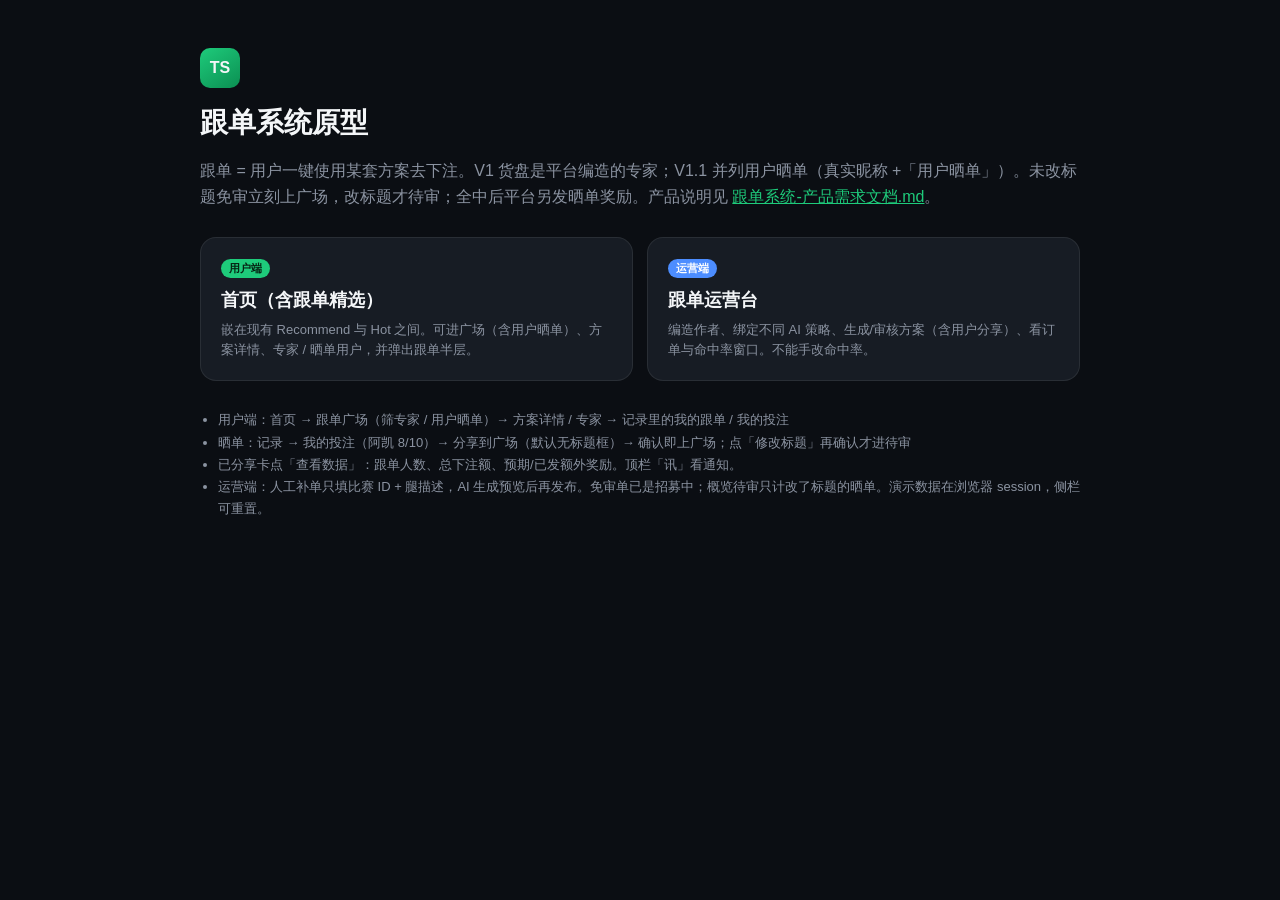
<file: index.html>
<!DOCTYPE html>
<html lang="zh-CN">
<head>
  <meta charset="UTF-8">
  <meta http-equiv="refresh" content="0; url=prototype/index.html">
  <link rel="canonical" href="prototype/index.html">
  <title>跟单系统原型</title>
  <script>location.replace("prototype/index.html");</script>
</head>
<body>
  <p><a href="prototype/index.html">进入跟单系统原型</a></p>
</body>
</html>
</file>
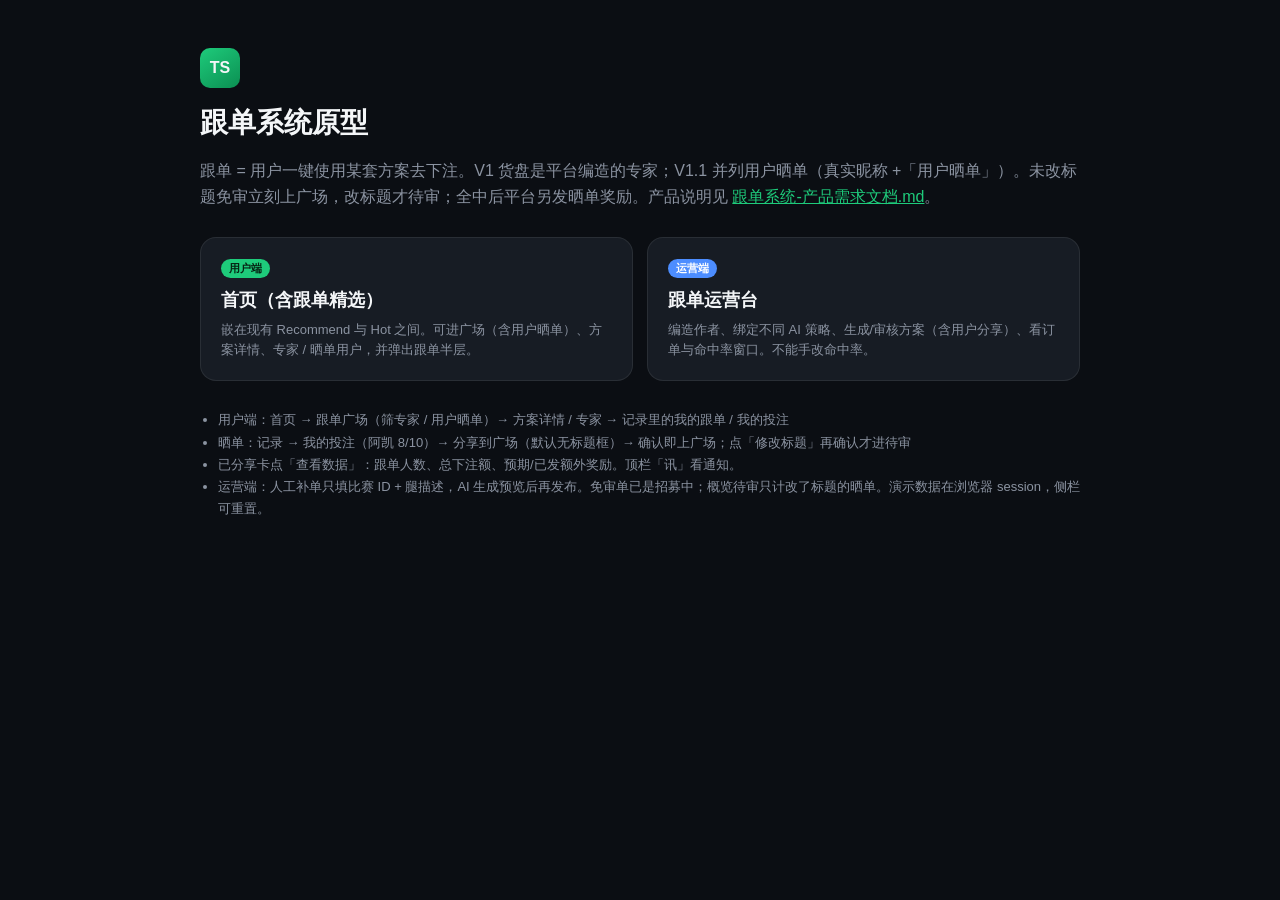
<file: prototype/index.html>
<!DOCTYPE html>
<html lang="zh-CN">
<head>
  <meta charset="UTF-8">
  <meta name="viewport" content="width=device-width, initial-scale=1">
  <title>TS 跟单系统 · 原型入口</title>
  <style>
    :root { --bg:#0b0e13; --card:#171c24; --line:rgba(255,255,255,.08); --text:#f4f6f8; --muted:#8b93a1; --green:#1ecb7b; }
    * { box-sizing: border-box; }
    body {
      margin: 0;
      font-family: -apple-system, BlinkMacSystemFont, "PingFang SC", "Noto Sans SC", sans-serif;
      background: var(--bg);
      color: var(--text);
      min-height: 100vh;
      padding: 48px 24px;
    }
    .wrap { max-width: 880px; margin: 0 auto; }
    .mark {
      width: 40px; height: 40px; border-radius: 10px;
      background: linear-gradient(145deg, #1ecb7b, #0b8f52);
      display: grid; place-items: center; font-weight: 800;
    }
    h1 { font-size: 28px; margin: 16px 0 8px; }
    .lead { color: var(--muted); line-height: 1.6; margin-bottom: 28px; }
    .grid { display: grid; grid-template-columns: 1fr 1fr; gap: 14px; }
    .card {
      display: block;
      background: var(--card);
      border: 1px solid var(--line);
      border-radius: 16px;
      padding: 20px;
      color: inherit;
      text-decoration: none;
    }
    .card:hover { border-color: rgba(30,203,123,.4); }
    .card b { display: block; font-size: 18px; margin-bottom: 8px; }
    .card p { margin: 0; color: var(--muted); font-size: 13px; line-height: 1.55; }
    .tag { display: inline-block; font-size: 11px; color: #062414; background: var(--green); border-radius: 999px; padding: 2px 8px; font-weight: 700; margin-bottom: 10px; }
    .tag.ops { background: #4c8dff; color: #fff; }
    ul { margin: 28px 0 0; padding-left: 18px; color: var(--muted); font-size: 13px; line-height: 1.7; }
    a.doc { color: var(--green); }
    @media (max-width: 700px) { .grid { grid-template-columns: 1fr; } }
  </style>
</head>
<body>
  <div class="wrap">
    <div class="mark">TS</div>
    <h1>跟单系统原型</h1>
    <p class="lead">
      跟单 = 用户一键使用某套方案去下注。V1 货盘是平台编造的专家；V1.1 并列用户晒单（真实昵称 +「用户晒单」）。未改标题免审立刻上广场，改标题才待审；全中后平台另发晒单奖励。产品说明见
      <a class="doc" href="../docs/跟单系统-产品需求文档.md">跟单系统-产品需求文档.md</a>。
    </p>
    <div class="grid">
      <a class="card" href="frontend/index.html">
        <span class="tag">用户端</span>
        <b>首页（含跟单精选）</b>
        <p>嵌在现有 Recommend 与 Hot 之间。可进广场（含用户晒单）、方案详情、专家 / 晒单用户，并弹出跟单半层。</p>
      </a>
      <a class="card" href="backend/index.html">
        <span class="tag ops">运营端</span>
        <b>跟单运营台</b>
        <p>编造作者、绑定不同 AI 策略、生成/审核方案（含用户分享）、看订单与命中率窗口。不能手改命中率。</p>
      </a>
    </div>
    <ul>
      <li>用户端：首页 → 跟单广场（筛专家 / 用户晒单）→ 方案详情 / 专家 → 记录里的我的跟单 / 我的投注</li>
      <li>晒单：记录 → 我的投注（阿凯 8/10）→ 分享到广场（默认无标题框）→ 确认即上广场；点「修改标题」再确认才进待审</li>
      <li>已分享卡点「查看数据」：跟单人数、总下注额、预期/已发额外奖励。顶栏「讯」看通知。</li>
      <li>运营端：人工补单只填比赛 ID + 腿描述，AI 生成预览后再发布。免审单已是招募中；概览待审只计改了标题的晒单。演示数据在浏览器 session，侧栏可重置。</li>
    </ul>
  </div>
</body>
</html>
</file>
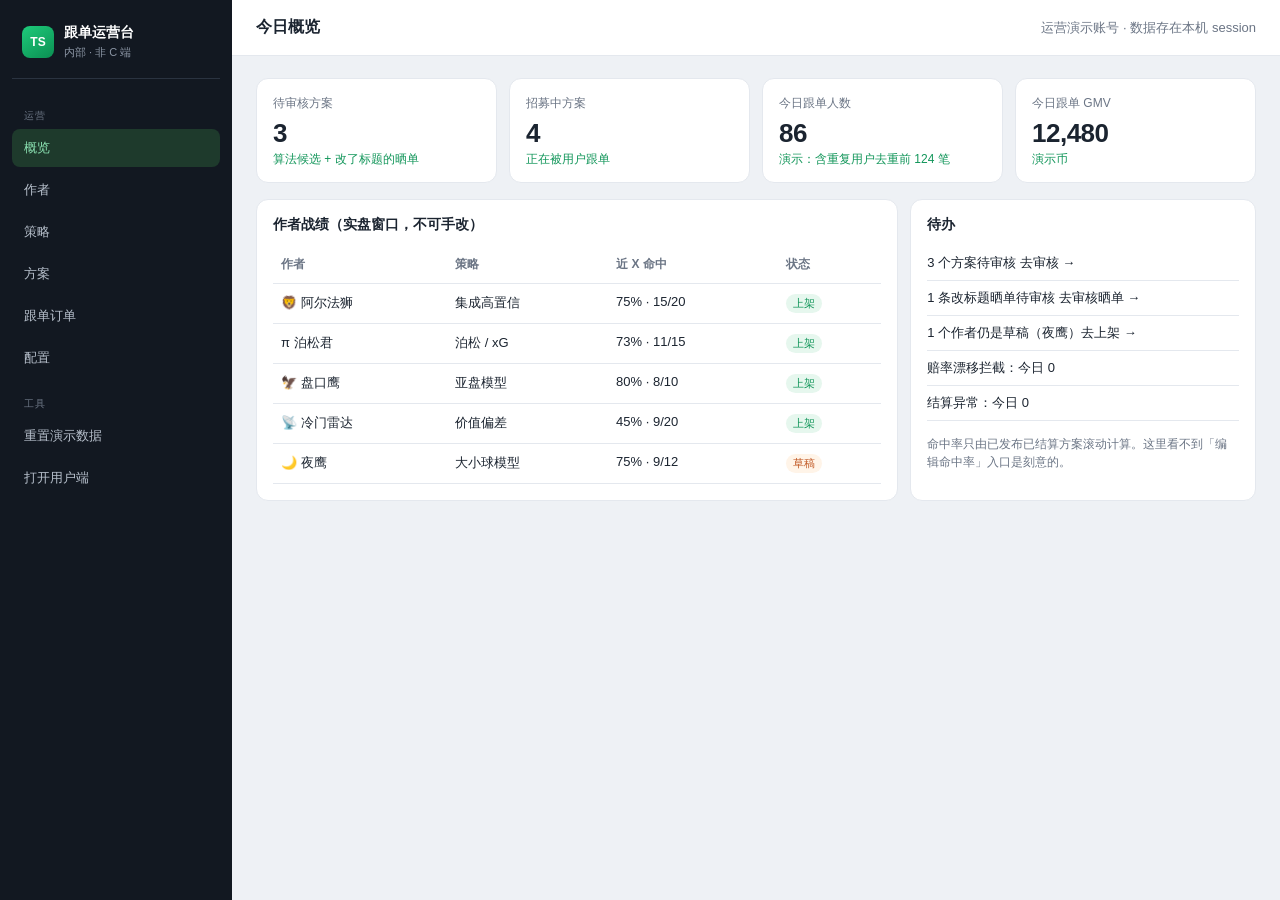
<file: prototype/backend/index.html>
<!DOCTYPE html>
<html lang="zh-CN">
<head>
  <meta charset="UTF-8">
  <meta name="viewport" content="width=device-width, initial-scale=1">
  <title>跟单运营台 · 概览</title>
  <link rel="stylesheet" href="css/admin.css">
</head>
<body data-page="index.html" data-title="今日概览">
  <div id="app" style="display:flex;min-height:100vh;width:100%">
    <div class="main">
      <div class="body">
        <div class="kpis">
          <div class="kpi"><span>待审核方案</span><b id="k1"></b><em>算法候选 + 改了标题的晒单</em></div>
          <div class="kpi"><span>招募中方案</span><b id="k2"></b><em>正在被用户跟单</em></div>
          <div class="kpi"><span>今日跟单人数</span><b>86</b><em>演示：含重复用户去重前 124 笔</em></div>
          <div class="kpi"><span>今日跟单 GMV</span><b>12,480</b><em>演示币</em></div>
        </div>
        <div class="grid-2">
          <div class="card">
            <h2>作者战绩（实盘窗口，不可手改）</h2>
            <table id="rank"></table>
          </div>
          <div class="card">
            <h2>待办</h2>
            <div class="todo" id="todo-review"></div>
            <div class="todo" id="todo-ugc"></div>
            <div class="todo" id="todo-author"></div>
            <div class="todo">赔率漂移拦截：今日 0</div>
            <div class="todo">结算异常：今日 0</div>
            <p class="hint" style="margin-top:14px">命中率只由已发布已结算方案滚动计算。这里看不到「编辑命中率」入口是刻意的。</p>
          </div>
        </div>
      </div>
    </div>
  </div>
  <script src="js/admin.js"></script>
  <script>
    document.addEventListener("DOMContentLoaded", function () {
      var review = ADM.db.plans.filter(function (p) { return p.status === "review"; }).length;
      var live = ADM.db.plans.filter(function (p) { return p.status === "live"; }).length;
      document.getElementById("k1").textContent = review;
      document.getElementById("k2").textContent = live;
      document.getElementById("rank").innerHTML =
        "<tr><th>作者</th><th>策略</th><th>近 X 命中</th><th>状态</th></tr>" +
        ADM.db.authors.map(function (a) {
          var s = ADM.strategy(a.sid);
          return "<tr><td>" + ADM.esc(a.emoji + " " + a.name) + "</td><td>" + ADM.esc(s.name) +
            "</td><td>" + ADM.hit(a) + "</td><td>" +
            (a.status === "draft" ? '<span class="badge wait">草稿</span>' : ADM.statusLabel[a.status]) +
            "</td></tr>";
        }).join("");
      var drafts = ADM.db.authors.filter(function (a) { return a.status === "draft"; });
      var ugcReview = ADM.db.plans.filter(function (p) {
        return p.status === "review" && p.source === "ugc" && p.titleEdited;
      }).length;
      document.getElementById("todo-review").innerHTML = review + ' 个方案待审核 <a href="plans.html">去审核 →</a>';
      document.getElementById("todo-ugc").innerHTML = ugcReview
        ? ugcReview + ' 条改标题晒单待审核 <a href="plans.html">去审核晒单 →</a>'
        : "没有待审用户晒单（未改标题的免审，不计入）";
      document.getElementById("todo-author").innerHTML = drafts.length
        ? drafts.length + " 个作者仍是草稿（" + drafts.map(function (a) { return a.name; }).join("、") + '）<a href="authors.html">去上架 →</a>'
        : "没有草稿作者";
    });
  </script>
</body>
</html>
</file>
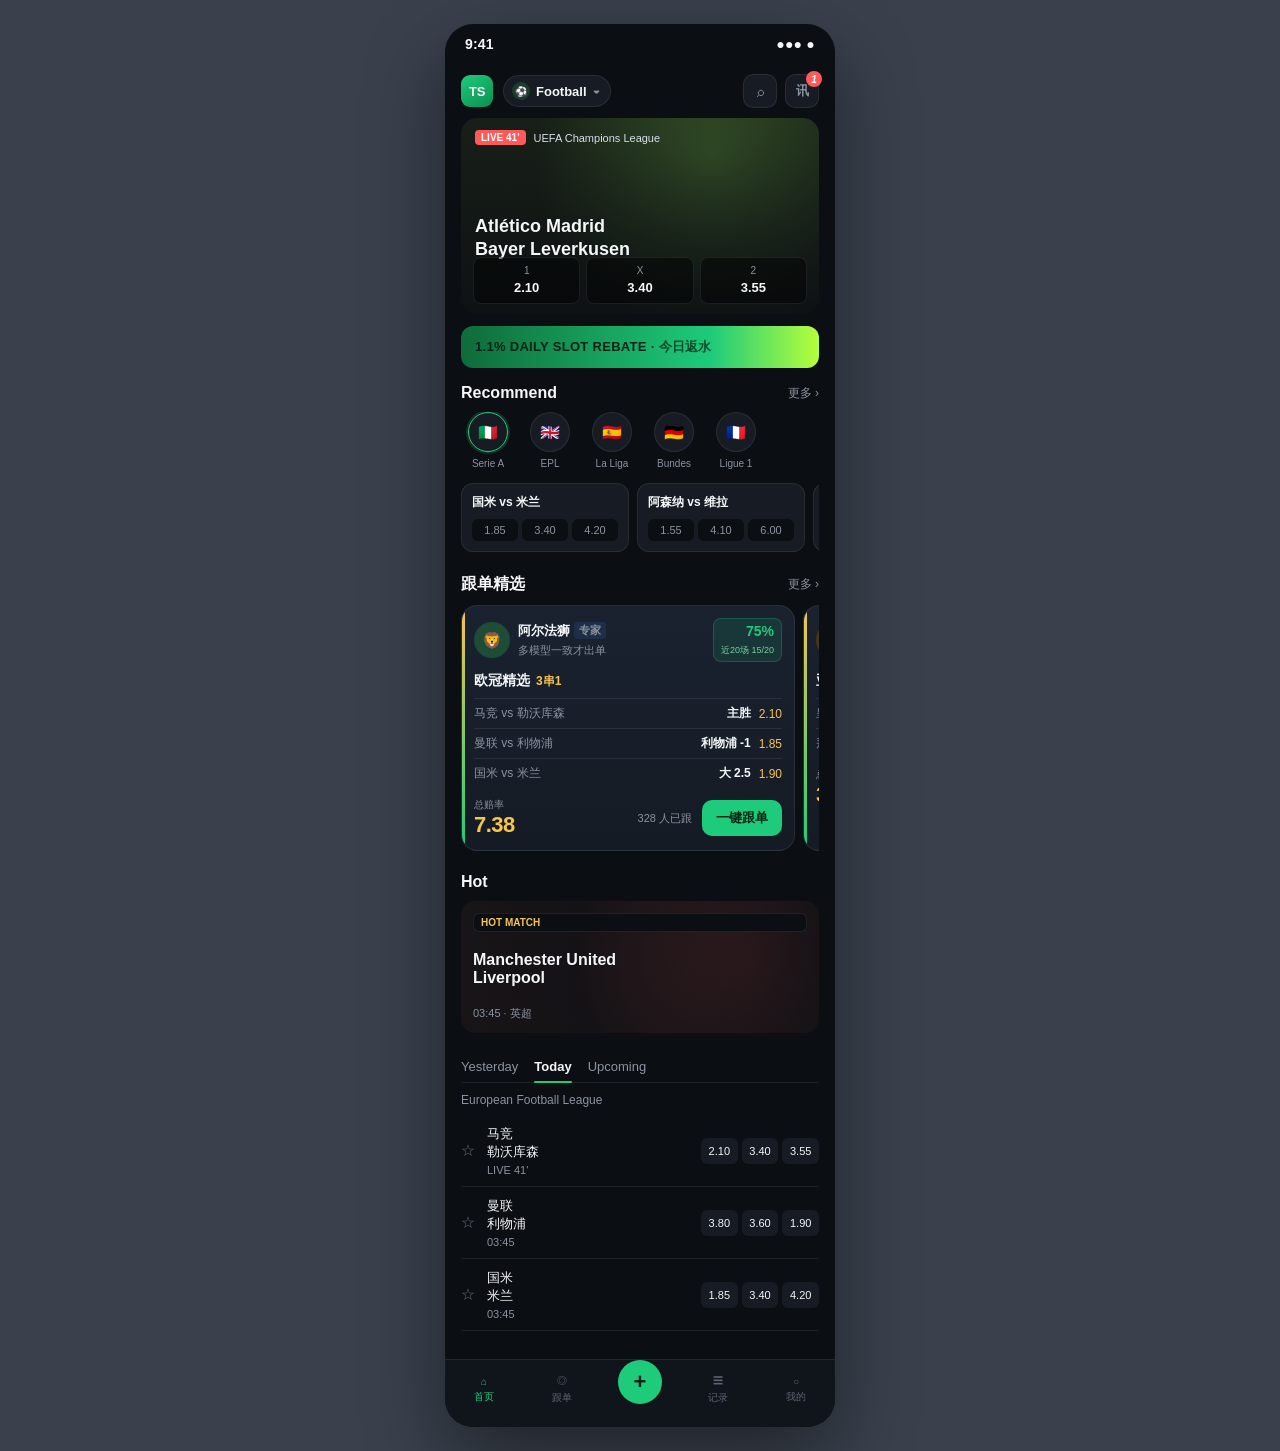
<file: prototype/frontend/index.html>
<!DOCTYPE html>
<html lang="zh-CN">
<head>
  <meta charset="UTF-8">
  <meta name="viewport" content="width=device-width, initial-scale=1, maximum-scale=1">
  <title>TS · 首页（含跟单）</title>
  <link rel="stylesheet" href="css/app.css">
</head>
<body>
  <div class="stage">
    <div class="phone">
      <div class="status"><span>9:41</span><span>●●● ●</span></div>
      <header class="app-header">
        <div class="logo">TS</div>
        <div class="sport-pill"><i>⚽</i> Football <span style="color:#8b93a1">▾</span></div>
        <div class="header-actions">
          <button class="icon-btn">⌕</button>
          <span id="bell-slot"></span>
        </div>
      </header>

      <div class="page">
        <section class="hero">
          <div class="hero-meta"><span class="live-dot">LIVE 41'</span><span>UEFA Champions League</span></div>
          <h2>Atlético Madrid<br>Bayer Leverkusen</h2>
          <div class="hero-odds">
            <div class="odd"><small>1</small><b>2.10</b></div>
            <div class="odd"><small>X</small><b>3.40</b></div>
            <div class="odd"><small>2</small><b>3.55</b></div>
          </div>
        </section>

        <div class="banner">1.1% DAILY SLOT REBATE <em>· 今日返水</em></div>

        <section class="sec">
          <div class="sec-hd"><h3>Recommend</h3><a class="more" href="#">更多 ›</a></div>
          <div class="league-row">
            <div class="league on"><span>🇮🇹</span>Serie A</div>
            <div class="league"><span>🇬🇧</span>EPL</div>
            <div class="league"><span>🇪🇸</span>La Liga</div>
            <div class="league"><span>🇩🇪</span>Bundes</div>
            <div class="league"><span>🇫🇷</span>Ligue 1</div>
          </div>
          <div class="h-scroll" style="margin-top:10px">
            <div class="match-mini"><div class="t">国米 vs 米兰</div><div class="o"><span>1.85</span><span>3.40</span><span>4.20</span></div></div>
            <div class="match-mini"><div class="t">阿森纳 vs 维拉</div><div class="o"><span>1.55</span><span>4.10</span><span>6.00</span></div></div>
            <div class="match-mini"><div class="t">皇马 vs 毕尔巴鄂</div><div class="o"><span>1.48</span><span>4.40</span><span>6.50</span></div></div>
          </div>
        </section>

        <section class="sec">
          <div class="sec-hd">
            <h3>跟单精选</h3>
            <a class="more" href="plans.html">更多 ›</a>
          </div>
          <div class="h-scroll" id="featured"></div>
        </section>

        <section class="sec">
          <div class="sec-hd"><h3>Hot</h3></div>
          <div class="hot-card">
            <div class="tag">HOT MATCH</div>
            <h4>Manchester United<br>Liverpool</h4>
            <div class="people">03:45 · 英超</div>
          </div>
        </section>

        <section class="sec">
          <div class="tabs">
            <button>Yesterday</button>
            <button class="on">Today</button>
            <button>Upcoming</button>
          </div>
          <div class="league-group">
            <div class="lg">European Football League</div>
            <div class="row-match">
              <div class="star">☆</div>
              <div class="teams">马竞<br>勒沃库森<small>LIVE 41'</small></div>
              <div class="odds3"><span>2.10</span><span>3.40</span><span>3.55</span></div>
            </div>
            <div class="row-match">
              <div class="star">☆</div>
              <div class="teams">曼联<br>利物浦<small>03:45</small></div>
              <div class="odds3"><span>3.80</span><span>3.60</span><span>1.90</span></div>
            </div>
            <div class="row-match">
              <div class="star">☆</div>
              <div class="teams">国米<br>米兰<small>03:45</small></div>
              <div class="odds3"><span>1.85</span><span>3.40</span><span>4.20</span></div>
            </div>
          </div>
        </section>
      </div>

      <nav class="tabbar">
        <a class="on" href="index.html">⌂<span>首页</span></a>
        <a href="plans.html">◎<span>跟单</span></a>
        <a href="#"><div class="plus">+</div></a>
        <a href="my-follows.html">☰<span>记录</span></a>
        <a href="my-follows.html?tab=bets">○<span>我的</span></a>
      </nav>
      <div class="sheet-mask" id="sheet"></div>
    </div>
  </div>
  <script src="js/data.js"></script>
  <script src="js/app.js"></script>
  <script>
    document.getElementById("bell-slot").innerHTML = TS.bellHtml();
    var box = document.getElementById("featured");
    box.innerHTML = ["p1", "p2", "p3"].map(function (id) { return TS.card(TS.plans[id]); }).join("");
    TS.bindCards(box);
  </script>
</body>
</html>
</file>
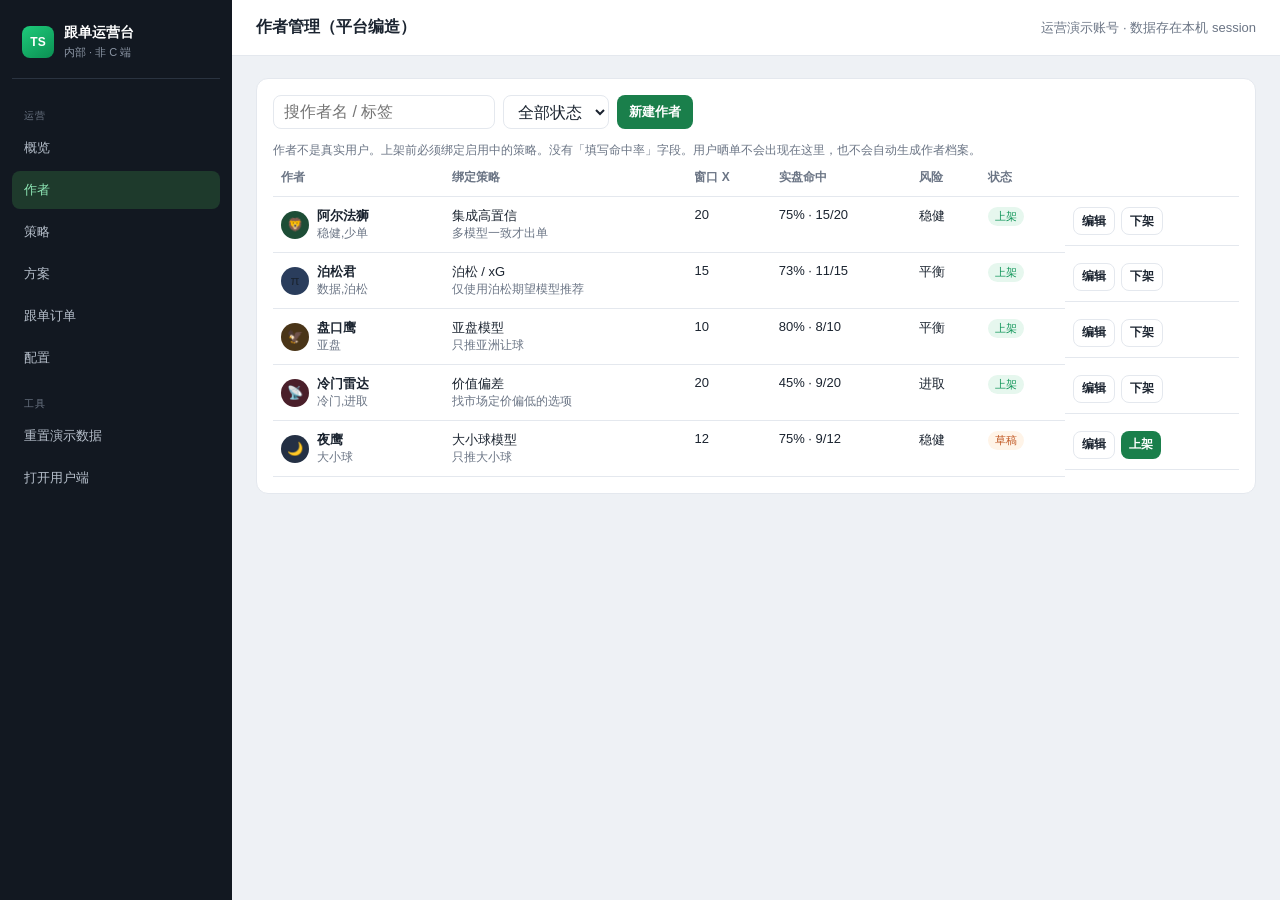
<file: prototype/backend/authors.html>
<!DOCTYPE html>
<html lang="zh-CN">
<head>
  <meta charset="UTF-8">
  <meta name="viewport" content="width=device-width, initial-scale=1">
  <title>跟单运营台 · 作者</title>
  <link rel="stylesheet" href="css/admin.css">
</head>
<body data-page="authors.html" data-title="作者管理（平台编造）">
  <div id="app" style="display:flex;min-height:100vh;width:100%">
    <div class="main">
      <div class="body">
        <div class="card">
          <div class="toolbar">
            <input class="search" id="q" placeholder="搜作者名 / 标签">
            <select id="st">
              <option value="">全部状态</option>
              <option value="on">上架</option>
              <option value="draft">草稿</option>
              <option value="off">下架</option>
            </select>
            <button class="btn" id="add">新建作者</button>
          </div>
          <p class="hint">作者不是真实用户。上架前必须绑定启用中的策略。没有「填写命中率」字段。用户晒单不会出现在这里，也不会自动生成作者档案。</p>
          <table id="tbl"></table>
        </div>
      </div>
    </div>
  </div>
  <div class="drawer-mask" id="drawer"></div>
  <script src="js/admin.js"></script>
  <script>
    function render() {
      var q = (document.getElementById("q").value || "").toLowerCase();
      var st = document.getElementById("st").value;
      var rows = ADM.db.authors.filter(function (a) {
        var hit = !q || (a.name + a.tags).toLowerCase().indexOf(q) >= 0;
        return hit && (!st || a.status === st);
      });
      document.getElementById("tbl").innerHTML =
        "<tr><th>作者</th><th>绑定策略</th><th>窗口 X</th><th>实盘命中</th><th>风险</th><th>状态</th><th></th></tr>" +
        rows.map(function (a) {
          var s = ADM.strategy(a.sid);
          return "<tr><td><div class='author-cell'><div class='av' style='background:" + a.color + "'>" + a.emoji +
            "</div><div><b>" + ADM.esc(a.name) + "</b><div class='muted'>" + ADM.esc(a.tags) + "</div></div></div></td>" +
            "<td>" + ADM.esc(s.name) + "<div class='muted'>" + ADM.esc(s.userLine) + "</div></td>" +
            "<td>" + a.x + "</td><td>" + ADM.hit(a) + "</td><td>" + a.risk + "</td><td>" +
            (a.status === "draft" ? '<span class="badge wait">草稿</span>' : ADM.statusLabel[a.status]) + "</td>" +
            "<td class='row-actions'><button class='btn ghost sm' data-edit='" + a.id + "'>编辑</button>" +
            (a.status === "on"
              ? "<button class='btn ghost sm' data-off='" + a.id + "'>下架</button>"
              : "<button class='btn sm' data-on='" + a.id + "'>上架</button>") +
            "</td></tr>";
        }).join("");
    }

    function form(a) {
      a = a || { id: "", name: "", emoji: "🤖", color: "#2a3d5c", bio: "", tags: "", sid: "s1", x: ADM.db.settings.x, risk: "平衡", status: "draft" };
      var opts = ADM.db.strategies.map(function (s) {
        return "<option value='" + s.id + "'" + (s.id === a.sid ? " selected" : "") + ">" + s.name + " · " + s.userLine + "</option>";
      }).join("");
      ADM.openDrawer(
        "<h3>" + (a.id ? "编辑作者" : "新建作者") + "</h3>" +
        "<div class='form'>" +
          "<div><label>显示名</label><input class='field' id='f-name' value='" + ADM.esc(a.name) + "'></div>" +
          "<div><label>头像符号</label><input class='field' id='f-emoji' value='" + ADM.esc(a.emoji) + "'></div>" +
          "<div class='full'><label>简介（≤80 字，需对上策略）</label><textarea class='area' id='f-bio' rows='3'>" + ADM.esc(a.bio) + "</textarea></div>" +
          "<div><label>标签（逗号分隔）</label><input class='field' id='f-tags' value='" + ADM.esc(a.tags) + "'></div>" +
          "<div><label>风险等级</label><select class='field' id='f-risk'><option>稳健</option><option>平衡</option><option>进取</option></select></div>" +
          "<div class='full'><label>绑定策略（一个作者只绑一个）</label><select class='field' id='f-sid'>" + opts + "</select></div>" +
          "<div><label>命中率窗口 X</label><input class='field' id='f-x' type='number' min='5' max='50' value='" + a.x + "'></div>" +
          "<div><label>状态</label><select class='field' id='f-st'><option value='draft'>草稿</option><option value='on'>上架</option><option value='off'>下架</option></select></div>" +
          "<div class='full hint'>命中率由结算方案自动算，这里不能填百分比。新作者 0 场时 C 端显示「新锐作者」。头像色块用于演示，正式环境改为上传。</div>" +
        "</div>" +
        "<div class='toolbar' style='margin-top:16px'><button class='btn' id='save'>保存</button><button class='btn ghost' onclick='document.getElementById(\"drawer\").classList.remove(\"show\")'>取消</button></div>"
      );
      document.getElementById("f-risk").value = a.risk;
      document.getElementById("f-st").value = a.status;
      document.getElementById("save").onclick = function () {
        var name = document.getElementById("f-name").value.trim();
        if (!name) return alert("请填写显示名");
        var payload = {
          id: a.id || ("a" + Date.now()),
          name: name,
          emoji: document.getElementById("f-emoji").value || "🤖",
          color: a.color || "#2a3d5c",
          bio: document.getElementById("f-bio").value.trim(),
          tags: document.getElementById("f-tags").value,
          sid: document.getElementById("f-sid").value,
          x: Math.min(50, Math.max(5, parseInt(document.getElementById("f-x").value, 10) || 20)),
          risk: document.getElementById("f-risk").value,
          status: document.getElementById("f-st").value,
          w: a.w || 0,
          n: a.n || 0,
          follows: a.follows || 0
        };
        if (payload.status === "on") {
          var s = ADM.strategy(payload.sid);
          if (!s || !s.on) return alert("上架失败：必须绑定启用中的策略");
          if (!payload.bio) return alert("上架失败：简介不能为空");
        }
        if (a.id) {
          ADM.db.authors = ADM.db.authors.map(function (x) { return x.id === a.id ? payload : x; });
        } else {
          ADM.db.authors.unshift(payload);
        }
        ADM.save();
        document.getElementById("drawer").classList.remove("show");
        render();
      };
    }

    document.addEventListener("DOMContentLoaded", function () {
      render();
      document.getElementById("q").oninput = render;
      document.getElementById("st").onchange = render;
      document.getElementById("add").onclick = function () { form(null); };
      document.getElementById("tbl").addEventListener("click", function (e) {
        var ed = e.target.getAttribute("data-edit");
        var on = e.target.getAttribute("data-on");
        var off = e.target.getAttribute("data-off");
        if (ed) form(ADM.author(ed));
        if (on) {
          var a = ADM.author(on);
          var s = ADM.strategy(a.sid);
          if (!s.on) return alert("绑定策略已停用，不能上架");
          if (!a.bio) return alert("简介为空，不能上架");
          a.status = "on"; ADM.save(); render();
        }
        if (off) { ADM.author(off).status = "off"; ADM.save(); render(); }
      });
    });
  </script>
</body>
</html>
</file>
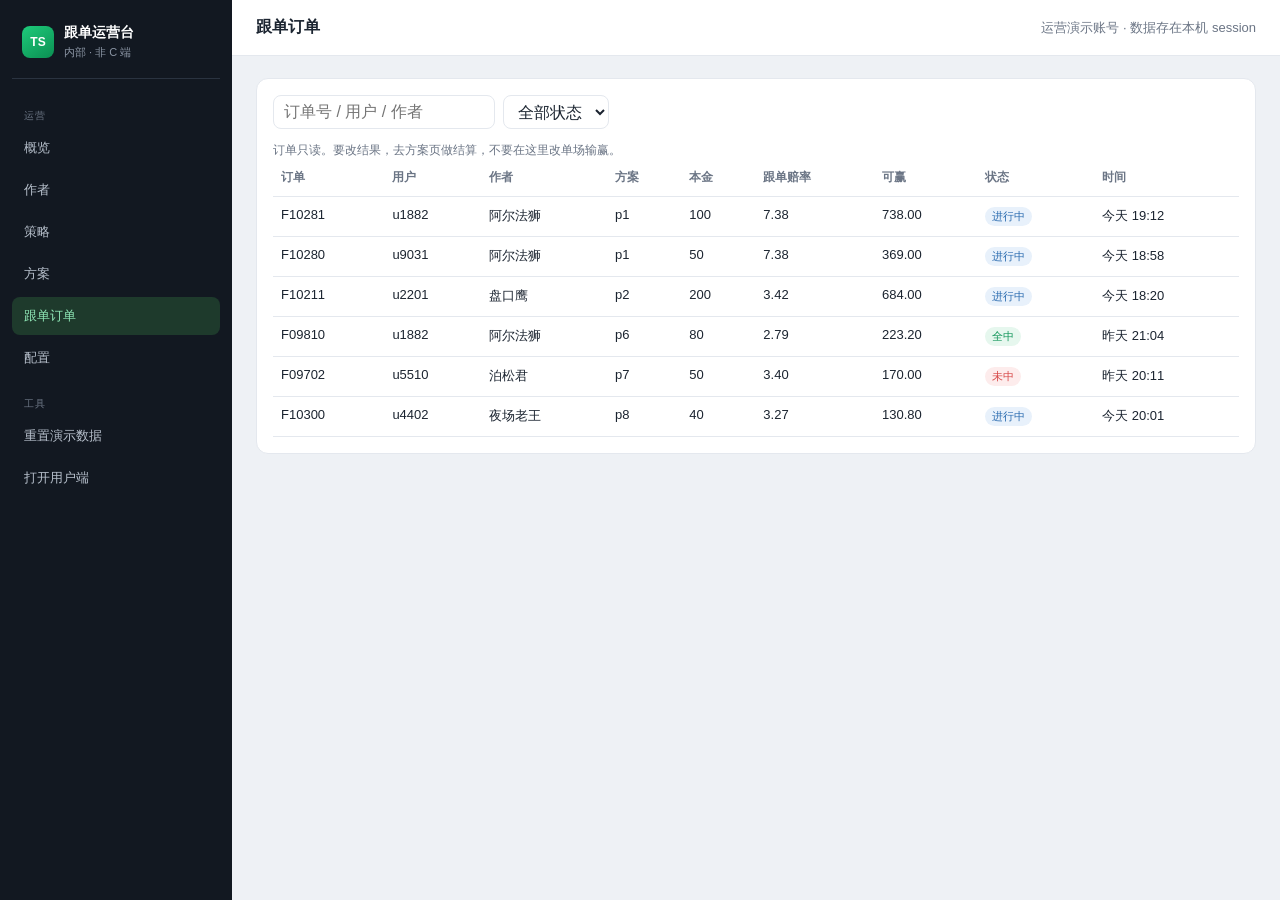
<file: prototype/backend/follows.html>
<!DOCTYPE html>
<html lang="zh-CN">
<head>
  <meta charset="UTF-8">
  <meta name="viewport" content="width=device-width, initial-scale=1">
  <title>跟单运营台 · 订单</title>
  <link rel="stylesheet" href="css/admin.css">
</head>
<body data-page="follows.html" data-title="跟单订单">
  <div id="app" style="display:flex;min-height:100vh;width:100%">
    <div class="main">
      <div class="body">
        <div class="card">
          <div class="toolbar">
            <input class="search" id="q" placeholder="订单号 / 用户 / 作者">
            <select id="st">
              <option value="">全部状态</option>
              <option value="ing">进行中</option>
              <option value="win">全中</option>
              <option value="lose">未中</option>
            </select>
          </div>
          <p class="hint">订单只读。要改结果，去方案页做结算，不要在这里改单场输赢。</p>
          <table id="tbl"></table>
        </div>
      </div>
    </div>
  </div>
  <script src="js/admin.js"></script>
  <script>
    function render() {
      var q = (document.getElementById("q").value || "").toLowerCase();
      var st = document.getElementById("st").value;
      var rows = ADM.db.follows.filter(function (f) {
        var hit = !q || (f.id + f.user + f.author).toLowerCase().indexOf(q) >= 0;
        return hit && (!st || f.status === st);
      });
      document.getElementById("tbl").innerHTML =
        "<tr><th>订单</th><th>用户</th><th>作者</th><th>方案</th><th>本金</th><th>跟单赔率</th><th>可赢</th><th>状态</th><th>时间</th></tr>" +
        rows.map(function (f) {
          return "<tr><td>" + f.id + "</td><td>" + f.user + "</td><td>" + ADM.esc(f.author) + "</td><td>" + f.plan +
            "</td><td>" + f.stake + "</td><td>" + f.odd.toFixed(2) + "</td><td>" + (f.stake * f.odd).toFixed(2) +
            "</td><td>" + ADM.statusLabel[f.status] + "</td><td>" + f.time + "</td></tr>";
        }).join("");
    }
    document.addEventListener("DOMContentLoaded", function () {
      render();
      document.getElementById("q").oninput = render;
      document.getElementById("st").onchange = render;
    });
  </script>
</body>
</html>
</file>
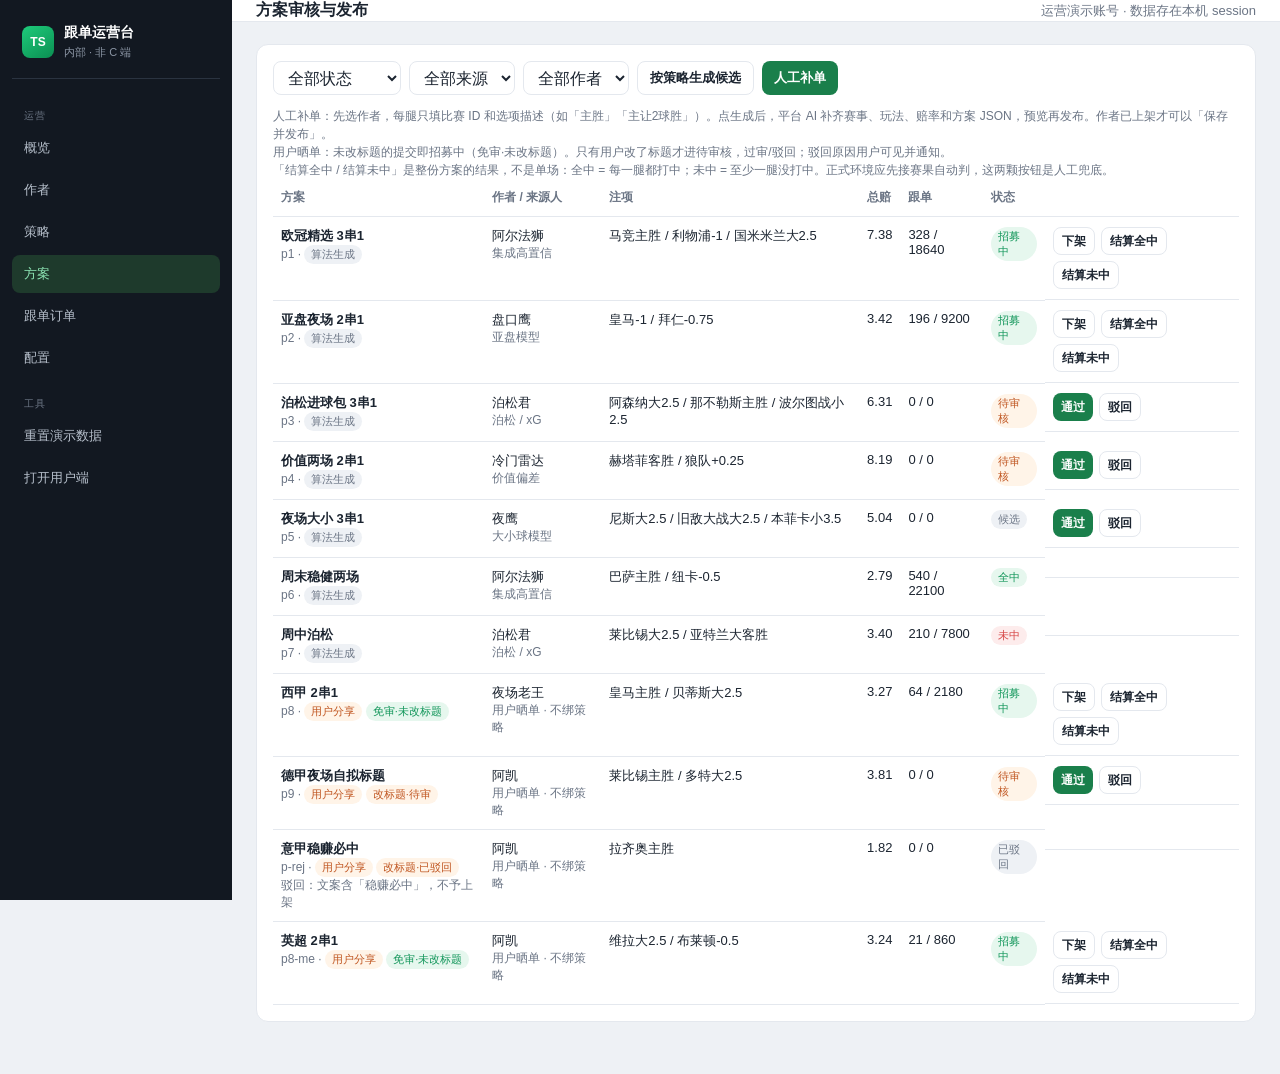
<file: prototype/backend/plans.html>
<!DOCTYPE html>
<html lang="zh-CN">
<head>
  <meta charset="UTF-8">
  <meta name="viewport" content="width=device-width, initial-scale=1">
  <title>跟单运营台 · 方案</title>
  <link rel="stylesheet" href="css/admin.css">
</head>
<body data-page="plans.html" data-title="方案审核与发布">
  <div id="app" style="display:flex;min-height:100vh;width:100%">
    <div class="main">
      <div class="body">
        <div class="card">
          <div class="toolbar">
            <select id="st">
              <option value="">全部状态</option>
              <option value="review">待审核</option>
              <option value="live">招募中</option>
              <option value="draft">候选</option>
              <option value="rejected">已驳回</option>
              <option value="win">已结算-全中</option>
              <option value="lose">已结算-未中</option>
            </select>
            <select id="src">
              <option value="">全部来源</option>
              <option value="algo">算法生成</option>
              <option value="manual">人工补单</option>
              <option value="ugc">用户分享</option>
            </select>
            <select id="aid">
              <option value="">全部作者</option>
            </select>
            <button class="btn ghost" id="gen">按策略生成候选</button>
            <button class="btn" id="manual">人工补单</button>
          </div>
          <p class="hint">人工补单：先选作者，每腿只填比赛 ID 和选项描述（如「主胜」「主让2球胜」）。点生成后，平台 AI 补齐赛事、玩法、赔率和方案 JSON，预览再发布。作者已上架才可以「保存并发布」。</p>
          <p class="hint">用户晒单：未改标题的提交即招募中（免审·未改标题）。只有用户改了标题才进待审核，过审/驳回；驳回原因用户可见并通知。</p>
          <p class="hint">「结算全中 / 结算未中」是整份方案的结果，不是单场：全中 = 每一腿都打中；未中 = 至少一腿没打中。正式环境应先接赛果自动判，这两颗按钮是人工兜底。</p>
          <table id="tbl"></table>
        </div>
      </div>
    </div>
  </div>
  <div class="drawer-mask" id="drawer"></div>
  <script src="js/admin.js"></script>
  <script>
    var samples = [
      { title: "午后泊松两场", legs: "布莱顿大2.5 / 佛罗伦萨主胜", odd: 3.28 },
      { title: "亚盘精选 2串1", legs: "热刺-0.5 / 勒沃库森-0.75", odd: 3.51 },
      { title: "高置信三场", legs: "巴黎主胜 / 国米-0.5 / 皇社小3.5", odd: 5.62 }
    ];
    var statusName = { on: "上架", draft: "草稿", off: "下架" };
    var manualDraft = null;

    function sourceBadge(src) {
      if (src === "ugc") return '<span class="badge ugc">用户分享</span>';
      if (src === "manual") return '<span class="badge wait">人工补单</span>';
      return '<span class="badge">算法生成</span>';
    }

    function authorOptions(selected) {
      return '<option value="">请选择作者</option>' + ADM.db.authors.map(function (a) {
        var s = ADM.strategy(a.sid);
        return "<option value='" + a.id + "'" + (a.id === selected ? " selected" : "") + ">" +
          a.name + " · " + (statusName[a.status] || a.status) + " · " + s.name + "</option>";
      }).join("");
    }

    function actorCell(p) {
      if (p.source === "ugc") {
        return ADM.esc(p.userName || "用户") + "<div class='muted'>用户晒单 · 不绑策略</div>";
      }
      var a = ADM.author(p.aid);
      var s = a ? ADM.strategy(a.sid) : null;
      return ADM.esc(a ? a.name : "—") + "<div class='muted'>" + ADM.esc(s ? s.name : "—") + "</div>";
    }

    function render() {
      ADM.syncUgc();
      var st = document.getElementById("st").value;
      var aid = document.getElementById("aid").value;
      var src = document.getElementById("src").value;
      var rows = ADM.db.plans.filter(function (p) {
        return (!st || p.status === st) && (!aid || p.aid === aid) && (!src || p.source === src);
      });
      document.getElementById("tbl").innerHTML =
        "<tr><th>方案</th><th>作者 / 来源人</th><th>注项</th><th>总赔</th><th>跟单</th><th>状态</th><th></th></tr>" +
        rows.map(function (p) {
          var extra = p.status === "rejected" && p.rejectReason
            ? "<div class='muted'>驳回：" + ADM.esc(p.rejectReason) + "</div>"
            : "";
          var audit = "";
          if (p.source === "ugc") {
            audit = p.skipAudit || p.auditNote === "免审·未改标题"
              ? " <span class='badge skip'>免审·未改标题</span>"
              : (p.titleEdited ? " <span class='badge wait'>改标题·" + (p.status === "review" ? "待审" : (p.status === "rejected" ? "已驳回" : "已审")) + "</span>" : "");
          }
          return "<tr><td><b>" + ADM.esc(p.title) + "</b><div class='muted'>" + p.id + " · " + sourceBadge(p.source) + audit + extra + "</div></td>" +
            "<td>" + actorCell(p) + "</td>" +
            "<td>" + ADM.esc(ADM.legsText(p)) + "</td><td>" + Number(p.odd).toFixed(2) + "</td>" +
            "<td>" + p.follows + " / " + p.gmv + "</td><td>" + (ADM.statusLabel[p.status] || p.status) + "</td>" +
            "<td class='row-actions'>" +
            (p.status === "review" || p.status === "draft" ? "<button class='btn sm' data-pub='" + p.id + "'>通过</button><button class='btn ghost sm' data-rej='" + p.id + "'>驳回</button>" : "") +
            (p.status === "live" ? "<button class='btn ghost sm' data-down='" + p.id + "'>下架</button>" : "") +
            (p.status === "live" ? "<button class='btn ghost sm' data-win='" + p.id + "' title='方案里每一腿都打中，整单派奖'>结算全中</button><button class='btn ghost sm' data-lose='" + p.id + "' title='至少一腿没打中，整单输'>结算未中</button>" : "") +
            "</td></tr>";
        }).join("");
    }

    function generate() {
      var liveAuthors = ADM.db.authors.filter(function (a) { return a.status === "on" && ADM.strategy(a.sid).on; });
      if (!liveAuthors.length) return alert("没有上架且策略启用的作者");
      var a = liveAuthors[Math.floor(Math.random() * liveAuthors.length)];
      var s = ADM.strategy(a.sid);
      var sample = samples[Math.floor(Math.random() * samples.length)];
      ADM.db.plans.unshift({
        id: "p" + Date.now(),
        aid: a.id,
        title: sample.title + " · " + a.name,
        status: s.auto ? "live" : "review",
        odd: sample.odd,
        follows: 0,
        gmv: 0,
        legs: sample.legs,
        source: "algo"
      });
      ADM.save();
      render();
      alert(s.auto
        ? "已按「" + s.name + "」自动发布到招募中（策略开启了自动发布）"
        : "已生成候选，进入待审核。作者：" + a.name + " / 策略：" + s.name);
    }

    function readManualRows() {
      return Array.prototype.map.call(document.querySelectorAll("#legs .leg-edit"), function (row) {
        return {
          matchId: row.querySelector("[data-f=mid]").value.trim(),
          desc: row.querySelector("[data-f=desc]").value.trim()
        };
      });
    }

    function addLegRow(leg) {
      leg = leg || { matchId: "", desc: "" };
      var box = document.getElementById("legs");
      var row = document.createElement("div");
      row.className = "leg-edit";
      row.innerHTML =
        "<div class='form'>" +
          "<div><label>比赛 ID</label><input class='field' data-f='mid' list='match-ids' placeholder='如 M1001' value='" + ADM.esc(leg.matchId) + "'></div>" +
          "<div><label>腿描述</label><input class='field' data-f='desc' placeholder='主胜 / 主让2球胜 / 大2.5' value='" + ADM.esc(leg.desc) + "'></div>" +
        "</div>" +
        "<button class='btn ghost sm' type='button' data-del style='margin-top:8px'>删除这腿</button>";
      box.appendChild(row);
      row.querySelector("[data-del]").onclick = function () {
        if (document.querySelectorAll("#legs .leg-edit").length <= 1) return alert("至少留一腿");
        row.remove();
      };
    }

    function showAuthorHint() {
      var id = document.getElementById("f-author").value;
      var hint = document.getElementById("author-hint");
      var pub = document.getElementById("save-pub");
      if (!id) {
        hint.textContent = "必须由人工指定作者。方案会挂在该作者名下，结算后计入其近 X 场。";
        pub.disabled = true;
        return;
      }
      var a = ADM.author(id);
      var s = ADM.strategy(a.sid);
      hint.textContent = a.name + " · " + (statusName[a.status] || a.status) + " · 绑定策略「" + s.name + "」· " + s.userLine;
      pub.disabled = a.status !== "on";
    }

    function saveManual(publish) {
      var aid = document.getElementById("f-author").value;
      if (!aid) return alert("请选择作者");
      var a = ADM.author(aid);
      if (publish && a.status !== "on") return alert("作者未上架，不能直接发布");
      if (!manualDraft) return alert("请先点「生成」，预览 AI 方案后再发布");
      var title = document.getElementById("f-title").value.trim();
      if (!title) return alert("请填写方案标题");
      var payload = manualDraft;
      ADM.db.plans.unshift({
        id: "p" + Date.now(),
        aid: aid,
        title: title,
        combo: payload.combo,
        status: publish ? "live" : "review",
        odd: payload.odd,
        follows: 0,
        gmv: 0,
        cutoff: payload.cutoff,
        legs: payload.legs,
        source: "manual"
      });
      ADM.save();
      document.getElementById("drawer").classList.remove("show");
      render();
    }

    function showInputStep() {
      document.getElementById("manual-input").style.display = "";
      document.getElementById("manual-preview").style.display = "none";
    }

    function showPreview(payload) {
      document.getElementById("f-title").value = payload.title;
      document.getElementById("pv-combo").textContent = payload.combo;
      document.getElementById("pv-cutoff").textContent = payload.cutoff;
      document.getElementById("total-odd").textContent = Number(payload.odd).toFixed(2);
      document.getElementById("pv-legs").innerHTML =
        "<tr><th>比赛 ID</th><th>赛事</th><th>玩法</th><th>选项</th><th>赔率</th></tr>" +
        payload.legs.map(function (leg) {
          return "<tr><td>" + ADM.esc(leg.matchId) + "</td><td>" + ADM.esc(leg.match) +
            "<div class='muted'>" + ADM.esc(leg.league) + " · " + ADM.esc(leg.time) + "</div></td>" +
            "<td>" + ADM.esc(leg.market) + "</td><td>" + ADM.esc(leg.pick) + "</td>" +
            "<td>" + Number(leg.odd).toFixed(2) + "</td></tr>";
        }).join("");
      document.getElementById("ai-json").textContent = JSON.stringify(payload, null, 2);
      document.getElementById("manual-input").style.display = "none";
      document.getElementById("manual-preview").style.display = "";
    }

    function runGenerate() {
      var aid = document.getElementById("f-author").value;
      if (!aid) return alert("请选择作者");
      var rows = readManualRows();
      if (!rows.length) return alert("至少一腿");
      var btn = document.getElementById("ai-gen");
      btn.disabled = true;
      btn.textContent = "AI 生成中…";
      setTimeout(function () {
        var result = ADM.aiBuildManual(rows);
        btn.disabled = false;
        btn.textContent = "生成";
        if (!result.ok) return alert(result.errors.join("\n"));
        result.payload.authorId = aid;
        result.payload.authorName = ADM.author(aid).name;
        manualDraft = result.payload;
        showPreview(result.payload);
        showAuthorHint();
      }, 700);
    }

    function openManual() {
      manualDraft = null;
      var book = ADM.MATCH_BOOK.map(function (m) {
        return "<div>" + m.id + " · " + m.league + " · " + ADM.matchLabel(m) + " · " + m.time + "</div>";
      }).join("");
      var options = ADM.MATCH_BOOK.map(function (m) {
        return "<option value='" + m.id + "'>" + m.id + " " + ADM.matchLabel(m) + "</option>";
      }).join("");
      ADM.openDrawer(
        "<h3>人工补单</h3>" +
        "<p class='hint' style='margin-bottom:14px'>运营只填比赛 ID 和腿描述。点生成后，平台内嵌 AI 按货盘补齐目标格式，预览确认再发布。</p>" +
        "<div class='form'>" +
          "<div class='full'><label>作者（必选，人工指定）</label>" +
          "<select class='field' id='f-author'>" + authorOptions("") + "</select>" +
          "<p class='hint' id='author-hint' style='margin-top:8px'>必须由人工指定作者。方案会挂在该作者名下，结算后计入其近 X 场。</p></div>" +
        "</div>" +
        "<div id='manual-input'>" +
          "<div class='form'>" +
            "<div class='full'><label>注项</label><div id='legs'></div>" +
            "<button class='btn ghost sm' type='button' id='add-leg'>+ 加一腿</button></div>" +
          "</div>" +
          "<details class='book-box'><summary>演示货盘（正式环境由 Agent 查实时比赛）</summary><div class='book-list'>" + book + "</div></details>" +
          "<datalist id='match-ids'>" + options + "</datalist>" +
          "<div class='toolbar' style='margin-top:16px'>" +
            "<button class='btn' id='ai-gen'>生成</button>" +
            "<button class='btn ghost' onclick='document.getElementById(\"drawer\").classList.remove(\"show\")'>取消</button>" +
          "</div>" +
        "</div>" +
        "<div id='manual-preview' style='display:none'>" +
          "<div class='preview-box'>" +
            "<div class='ai-tag'>平台 Agent 已生成 · 请核对后发布</div>" +
            "<div class='form'>" +
              "<div class='full'><label>方案标题（可改）</label><input class='field' id='f-title'></div>" +
            "</div>" +
            "<p class='hint' style='margin:10px 0 8px'><span id='pv-combo'></span> · <span id='pv-cutoff'></span></p>" +
            "<table id='pv-legs'></table>" +
            "<div class='odd-bar' style='margin-top:10px'><span>总赔率（各腿连乘）</span><b id='total-odd'>1.00</b></div>" +
            "<details class='json-wrap'><summary>目标 JSON</summary><pre class='json-box' id='ai-json'></pre></details>" +
          "</div>" +
          "<div class='toolbar' style='margin-top:16px'>" +
            "<button class='btn ghost' id='back-edit'>返回修改</button>" +
            "<button class='btn ghost' id='save-review'>保存为待审核</button>" +
            "<button class='btn' id='save-pub' disabled>保存并发布</button>" +
          "</div>" +
        "</div>"
      );
      addLegRow();
      addLegRow();
      document.getElementById("f-author").onchange = showAuthorHint;
      document.getElementById("add-leg").onclick = function () { addLegRow(); };
      document.getElementById("ai-gen").onclick = runGenerate;
      document.getElementById("back-edit").onclick = showInputStep;
      document.getElementById("save-review").onclick = function () { saveManual(false); };
      document.getElementById("save-pub").onclick = function () { saveManual(true); };
    }

    function bumpHit(aid, win) {
      var a = ADM.author(aid);
      a.n += 1;
      if (win) a.w += 1;
      if (a.n > a.x) {
        a.n = a.x;
        a.w = Math.min(a.w, a.x);
      }
    }

    document.addEventListener("DOMContentLoaded", function () {
      document.getElementById("aid").innerHTML += ADM.db.authors.map(function (a) {
        return "<option value='" + a.id + "'>" + a.name + "</option>";
      }).join("");
      render();
      document.getElementById("st").onchange = render;
      document.getElementById("src").onchange = render;
      document.getElementById("aid").onchange = render;
      document.getElementById("gen").onclick = generate;
      document.getElementById("manual").onclick = openManual;
      document.getElementById("tbl").addEventListener("click", function (e) {
        var pub = e.target.getAttribute("data-pub");
        var rej = e.target.getAttribute("data-rej");
        var down = e.target.getAttribute("data-down");
        var win = e.target.getAttribute("data-win");
        var lose = e.target.getAttribute("data-lose");
        if (!pub && !rej && !down && !win && !lose) return;
        var id = pub || rej || down || win || lose;
        var p = ADM.db.plans.filter(function (x) { return x.id === id; })[0];
        if (!p) return;
        if (pub) {
          p.status = "live";
          if (p.source === "ugc") p.auditNote = "改标题·已通过";
        }
        if (rej) {
          if (p.source === "ugc") {
            var reason = window.prompt("驳回原因（用户可见）", p.rejectReason || "盘口已变化或文案违规");
            if (reason === null) return;
            p.status = "rejected";
            p.rejectReason = reason || "未通过审核";
            p.auditNote = "改标题·已驳回";
            ADM.pushNotice({
              userId: p.uid || "u-me",
              type: "reject",
              planId: p.id,
              planTitle: p.title,
              title: "改标题未通过",
              body: (p.title || "晒单") + "：" + p.rejectReason
            });
          } else {
            p.status = "draft";
          }
        }
        if (down) {
          if (p.status === "live" && p.source === "ugc") {
            ADM.pushNotice({
              userId: p.uid || "u-me",
              type: "cutoff",
              planId: p.id,
              planTitle: p.title,
              title: "你的" + p.title + "已截止跟单",
              body: "方案已下架或截止，不再接受新的跟单。"
            });
          }
          p.status = "draft";
        }
        if (win) {
          p.status = "win";
          if (p.source !== "ugc" && p.aid) bumpHit(p.aid, true);
          if (p.source === "ugc") {
            var paid = Math.round((Number(p.gmv) || 0) * ADM.rewardPct()) / 100;
            p.rewardPaid = paid;
            ADM.pushNotice({
              userId: p.uid || "u-me", type: "settle_win", planId: p.id, planTitle: p.title,
              title: "你的" + p.title + "结算全中",
              body: "方案全中。跟单用户按现网串关派奖；你的额外奖励见下一则。"
            });
            ADM.pushNotice({
              userId: p.uid || "u-me", type: "reward", planId: p.id, planTitle: p.title,
              title: "晒单奖励已到账 " + paid.toFixed(2),
              body: "跟单总本金 " + (p.gmv || 0) + " × " + ADM.rewardPct() + "% = " + paid.toFixed(2) + "。不计入专家战绩。"
            });
          }
        }
        if (lose) {
          p.status = "lose";
          if (p.source !== "ugc" && p.aid) bumpHit(p.aid, false);
          if (p.source === "ugc") {
            p.rewardPaid = 0;
            ADM.pushNotice({
              userId: p.uid || "u-me", type: "settle_lose", planId: p.id, planTitle: p.title,
              title: "你的" + p.title + "结算未中",
              body: "方案未全中，不发放晒单额外奖励。"
            });
          }
        }
        if (p.source === "ugc") ADM.writeUgcPlan(p);
        ADM.save();
        render();
      });
    });
  </script>
</body>
</html>
</file>
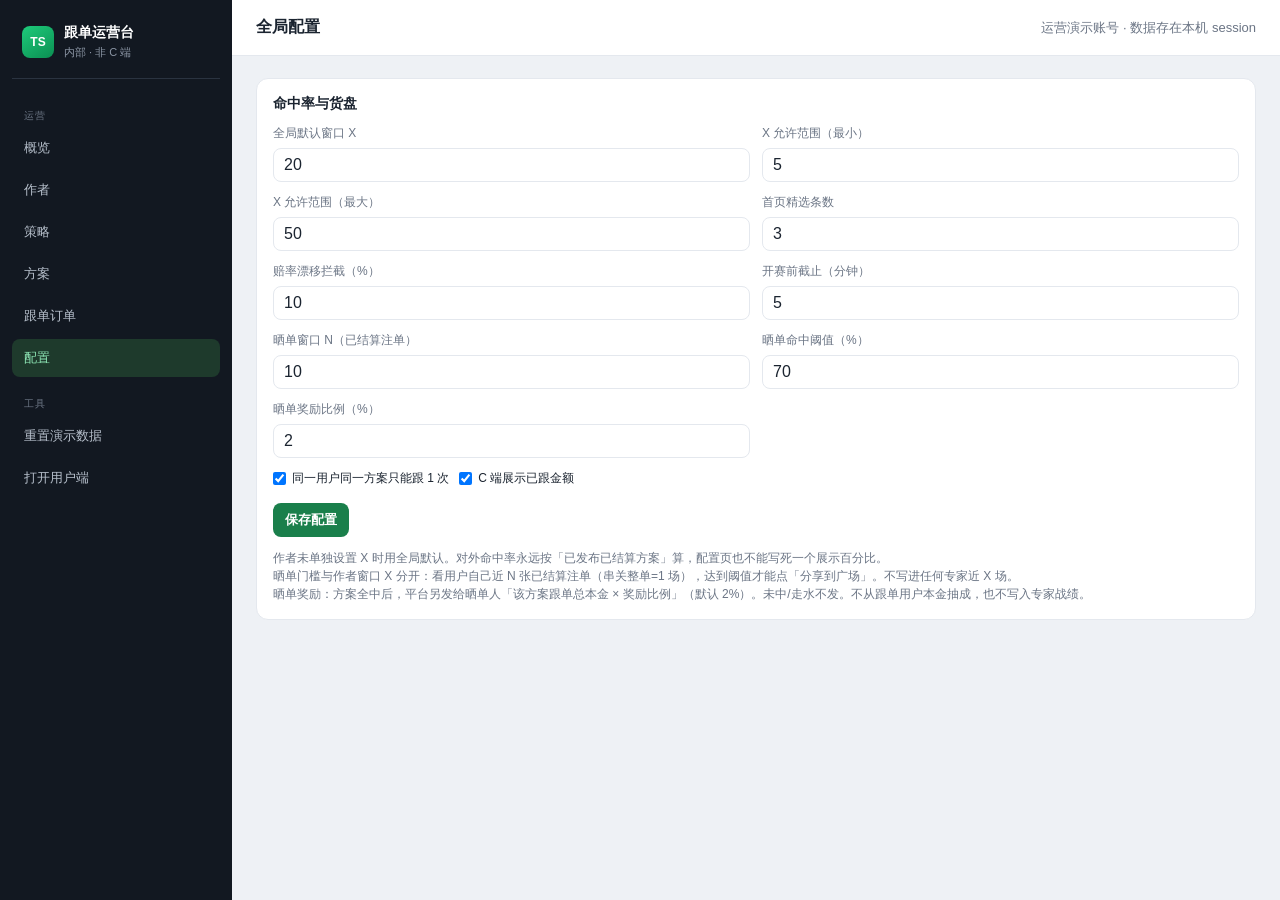
<file: prototype/backend/settings.html>
<!DOCTYPE html>
<html lang="zh-CN">
<head>
  <meta charset="UTF-8">
  <meta name="viewport" content="width=device-width, initial-scale=1">
  <title>跟单运营台 · 配置</title>
  <link rel="stylesheet" href="css/admin.css">
</head>
<body data-page="settings.html" data-title="全局配置">
  <div id="app" style="display:flex;min-height:100vh;width:100%">
    <div class="main">
      <div class="body">
        <div class="card">
          <h2>命中率与货盘</h2>
          <div class="form">
            <div><label>全局默认窗口 X</label><input class="field" id="x" type="number"></div>
            <div><label>X 允许范围（最小）</label><input class="field" id="xmin" type="number"></div>
            <div><label>X 允许范围（最大）</label><input class="field" id="xmax" type="number"></div>
            <div><label>首页精选条数</label><input class="field" id="featured" type="number"></div>
            <div><label>赔率漂移拦截（%）</label><input class="field" id="drift" type="number"></div>
            <div><label>开赛前截止（分钟）</label><input class="field" id="cutoff" type="number"></div>
            <div><label>晒单窗口 N（已结算注单）</label><input class="field" id="shareN" type="number" min="1"></div>
            <div><label>晒单命中阈值（%）</label><input class="field" id="shareHit" type="number" min="1" max="100"></div>
            <div><label>晒单奖励比例（%）</label><input class="field" id="rewardPct" type="number" min="0" max="100" step="0.1"></div>
            <div class="full checks">
              <label><input type="checkbox" id="once"> 同一用户同一方案只能跟 1 次</label>
              <label><input type="checkbox" id="showAmt"> C 端展示已跟金额</label>
            </div>
          </div>
          <div class="toolbar" style="margin-top:16px">
            <button class="btn" id="save">保存配置</button>
          </div>
          <p class="hint" style="margin-top:12px">作者未单独设置 X 时用全局默认。对外命中率永远按「已发布已结算方案」算，配置页也不能写死一个展示百分比。</p>
          <p class="hint">晒单门槛与作者窗口 X 分开：看用户自己近 N 张已结算注单（串关整单=1 场），达到阈值才能点「分享到广场」。不写进任何专家近 X 场。</p>
          <p class="hint">晒单奖励：方案全中后，平台另发给晒单人「该方案跟单总本金 × 奖励比例」（默认 2%）。未中/走水不发。不从跟单用户本金抽成，也不写入专家战绩。</p>
        </div>
      </div>
    </div>
  </div>
  <script src="js/admin.js"></script>
  <script>
    document.addEventListener("DOMContentLoaded", function () {
      var s = ADM.db.settings;
      ["x","xmin","xmax","featured","drift","cutoff","shareN","shareHit","rewardPct"].forEach(function (k) {
        document.getElementById(k).value = s[k];
      });
      document.getElementById("once").checked = s.once;
      document.getElementById("showAmt").checked = s.showAmt;
      document.getElementById("save").onclick = function () {
        ADM.db.settings = {
          x: +document.getElementById("x").value,
          xmin: +document.getElementById("xmin").value,
          xmax: +document.getElementById("xmax").value,
          featured: +document.getElementById("featured").value,
          drift: +document.getElementById("drift").value,
          cutoff: +document.getElementById("cutoff").value,
          shareN: +document.getElementById("shareN").value || 10,
          shareHit: +document.getElementById("shareHit").value || 70,
          rewardPct: +document.getElementById("rewardPct").value >= 0 ? +document.getElementById("rewardPct").value : 2,
          once: document.getElementById("once").checked,
          showAmt: document.getElementById("showAmt").checked
        };
        ADM.save();
        var ugc = ADM.loadUgc();
        if (ugc) {
          ugc.settings = {
            n: ADM.db.settings.shareN,
            hitPct: ADM.db.settings.shareHit,
            rewardPct: ADM.db.settings.rewardPct
          };
          ADM.saveUgc(ugc);
        }
        alert("已保存（仅本机演示）");
      };
    });
  </script>
</body>
</html>
</file>
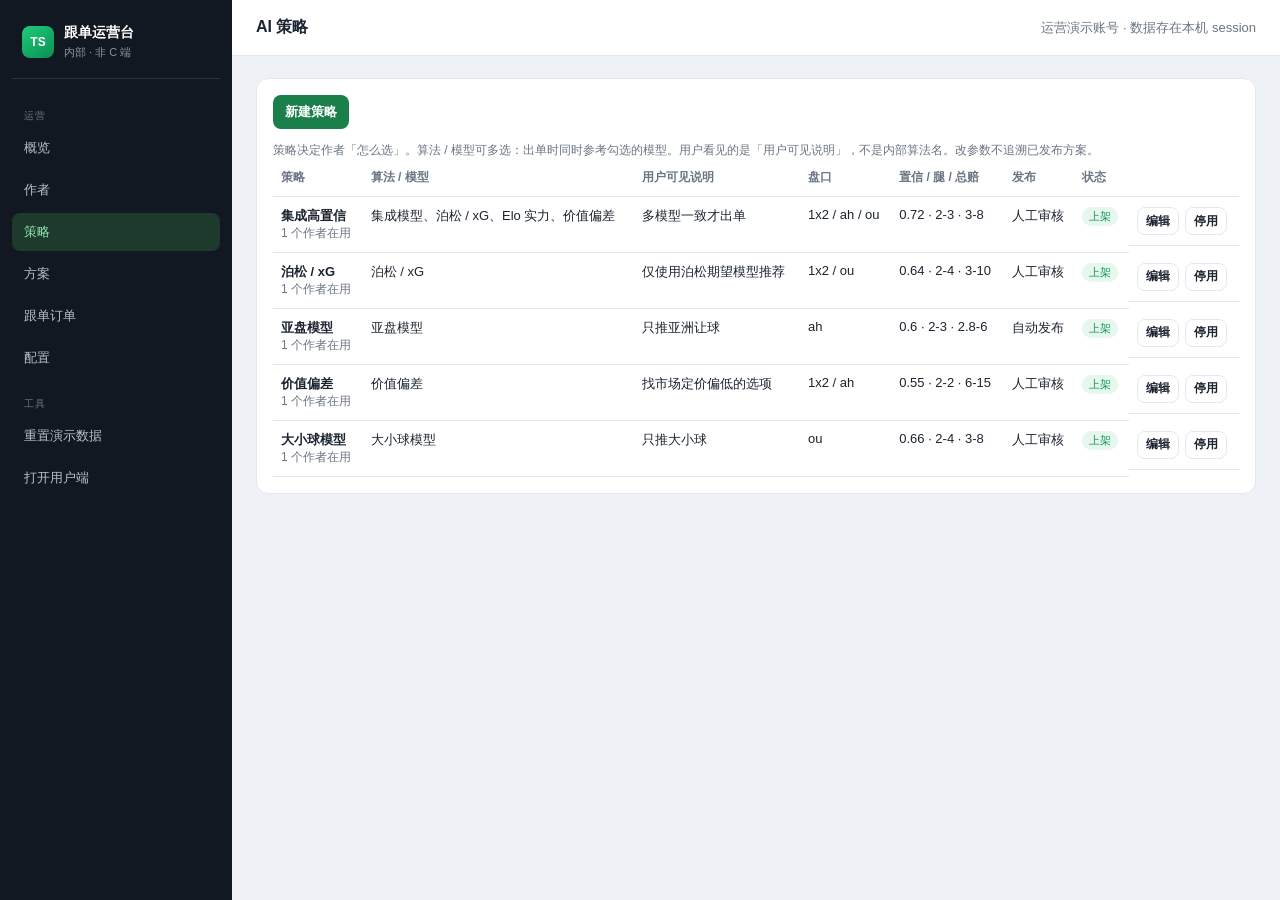
<file: prototype/backend/strategies.html>
<!DOCTYPE html>
<html lang="zh-CN">
<head>
  <meta charset="UTF-8">
  <meta name="viewport" content="width=device-width, initial-scale=1">
  <title>跟单运营台 · 策略</title>
  <link rel="stylesheet" href="css/admin.css">
</head>
<body data-page="strategies.html" data-title="AI 策略">
  <div id="app" style="display:flex;min-height:100vh;width:100%">
    <div class="main">
      <div class="body">
        <div class="card">
          <div class="toolbar">
            <button class="btn" id="add">新建策略</button>
          </div>
          <p class="hint">策略决定作者「怎么选」。算法 / 模型可多选：出单时同时参考勾选的模型。用户看见的是「用户可见说明」，不是内部算法名。改参数不追溯已发布方案。</p>
          <table id="tbl"></table>
        </div>
      </div>
    </div>
  </div>
  <div class="drawer-mask" id="drawer"></div>
  <script src="js/admin.js"></script>
  <script>
    var algos = [
      ["ensemble", "集成模型"],
      ["poisson", "泊松 / xG"],
      ["elo", "Elo 实力"],
      ["ah", "亚盘模型"],
      ["value", "价值偏差"],
      ["ou", "大小球模型"]
    ];

    function render() {
      document.getElementById("tbl").innerHTML =
        "<tr><th>策略</th><th>算法 / 模型</th><th>用户可见说明</th><th>盘口</th><th>置信 / 腿 / 总赔</th><th>发布</th><th>状态</th><th></th></tr>" +
        ADM.db.strategies.map(function (s) {
          var used = ADM.db.authors.filter(function (a) { return a.sid === s.id; }).length;
          return "<tr><td><b>" + ADM.esc(s.name) + "</b><div class='muted'>" + used + " 个作者在用</div></td>" +
            "<td>" + ADM.esc(ADM.algoText(s)) + "</td><td>" + ADM.esc(s.userLine) + "</td>" +
            "<td>" + s.markets.join(" / ") + "</td>" +
            "<td>" + s.conf + " · " + s.legs + " · " + s.odd + "</td>" +
            "<td>" + (s.auto ? "自动发布" : "人工审核") + "</td>" +
            "<td>" + (s.on ? ADM.statusLabel.on : ADM.statusLabel.off) + "</td>" +
            "<td class='row-actions'><button class='btn ghost sm' data-edit='" + s.id + "'>编辑</button>" +
            "<button class='btn ghost sm' data-tog='" + s.id + "'>" + (s.on ? "停用" : "启用") + "</button></td></tr>";
        }).join("");
    }

    function form(s) {
      s = s || { id: "", name: "", userLine: "", algos: [], markets: ["1x2"], conf: 0.65, legs: "2-3", odd: "3-8", auto: false, on: true };
      var selected = ADM.algosOf(s);
      ADM.openDrawer(
        "<h3>" + (s.id ? "编辑策略" : "新建策略") + "</h3>" +
        "<div class='form'>" +
          "<div class='full'><label>对内名称</label><input class='field' id='f-name' value='" + ADM.esc(s.name) + "'></div>" +
          "<div class='full'><label>使用的算法 / 模型（可多选）</label>" +
          "<div class='tiles' id='f-algos'>" +
            algos.map(function (x) {
              return "<label><input type='checkbox' value='" + x[0] + "'" + (selected.indexOf(x[0]) >= 0 ? " checked" : "") + "> " + x[1] + "</label>";
            }).join("") +
          "</div><p class='hint' style='margin-top:8px'>勾选多个表示出单时同时参考这些模型。例如「多模型一致才出单」应勾集成、泊松、Elo 等。</p></div>" +
          "<div class='full'><label>用户可见说明（一句话）</label><input class='field' id='f-line' value='" + ADM.esc(s.userLine) + "' placeholder='仅使用泊松期望模型推荐'></div>" +
          "<div class='full'><label>盘口范围</label><div class='checks' id='f-markets'>" +
            [["1x2","胜平负"],["ah","让球"],["ou","大小球"]].map(function (m) {
              return "<label><input type='checkbox' value='" + m[0] + "'" + (s.markets.indexOf(m[0]) >= 0 ? " checked" : "") + "> " + m[1] + "</label>";
            }).join("") +
          "</div></div>" +
          "<div><label>置信度阈值</label><input class='field' id='f-conf' type='number' step='0.01' min='0' max='1' value='" + s.conf + "'></div>" +
          "<div><label>单方案腿数</label><input class='field' id='f-legs' value='" + ADM.esc(s.legs) + "'></div>" +
          "<div><label>总赔率区间</label><input class='field' id='f-odd' value='" + ADM.esc(s.odd) + "'></div>" +
          "<div><label>发布方式</label><select class='field' id='f-auto'><option value='0'>人工审核</option><option value='1'>自动发布</option></select></div>" +
          "<div class='full hint'>停用后，已绑定作者不能再发新方案；已在招募的方案可继续到截止。</div>" +
        "</div>" +
        "<div class='toolbar' style='margin-top:16px'><button class='btn' id='save'>保存</button><button class='btn ghost' onclick='document.getElementById(\"drawer\").classList.remove(\"show\")'>取消</button></div>"
      );
      document.getElementById("f-auto").value = s.auto ? "1" : "0";
      document.getElementById("save").onclick = function () {
        var pickedAlgos = Array.prototype.map.call(document.querySelectorAll("#f-algos input:checked"), function (i) { return i.value; });
        var markets = Array.prototype.map.call(document.querySelectorAll("#f-markets input:checked"), function (i) { return i.value; });
        if (!pickedAlgos.length) return alert("至少勾选一种算法 / 模型");
        if (!markets.length) return alert("至少选一种盘口");
        var payload = {
          id: s.id || ("s" + Date.now()),
          name: document.getElementById("f-name").value.trim(),
          userLine: document.getElementById("f-line").value.trim(),
          algos: pickedAlgos,
          markets: markets,
          conf: parseFloat(document.getElementById("f-conf").value) || 0.6,
          legs: document.getElementById("f-legs").value,
          odd: document.getElementById("f-odd").value,
          auto: document.getElementById("f-auto").value === "1",
          on: s.on !== false
        };
        if (!payload.name || !payload.userLine) return alert("名称和用户可见说明必填");
        if (s.id) ADM.db.strategies = ADM.db.strategies.map(function (x) { return x.id === s.id ? payload : x; });
        else ADM.db.strategies.push(payload);
        ADM.save();
        document.getElementById("drawer").classList.remove("show");
        render();
      };
    }

    document.addEventListener("DOMContentLoaded", function () {
      render();
      document.getElementById("add").onclick = function () { form(null); };
      document.getElementById("tbl").addEventListener("click", function (e) {
        var id = e.target.getAttribute("data-edit");
        var tog = e.target.getAttribute("data-tog");
        if (id) form(ADM.strategy(id));
        if (tog) {
          var s = ADM.strategy(tog);
          s.on = !s.on;
          ADM.save();
          render();
        }
      });
    });
  </script>
</body>
</html>
</file>
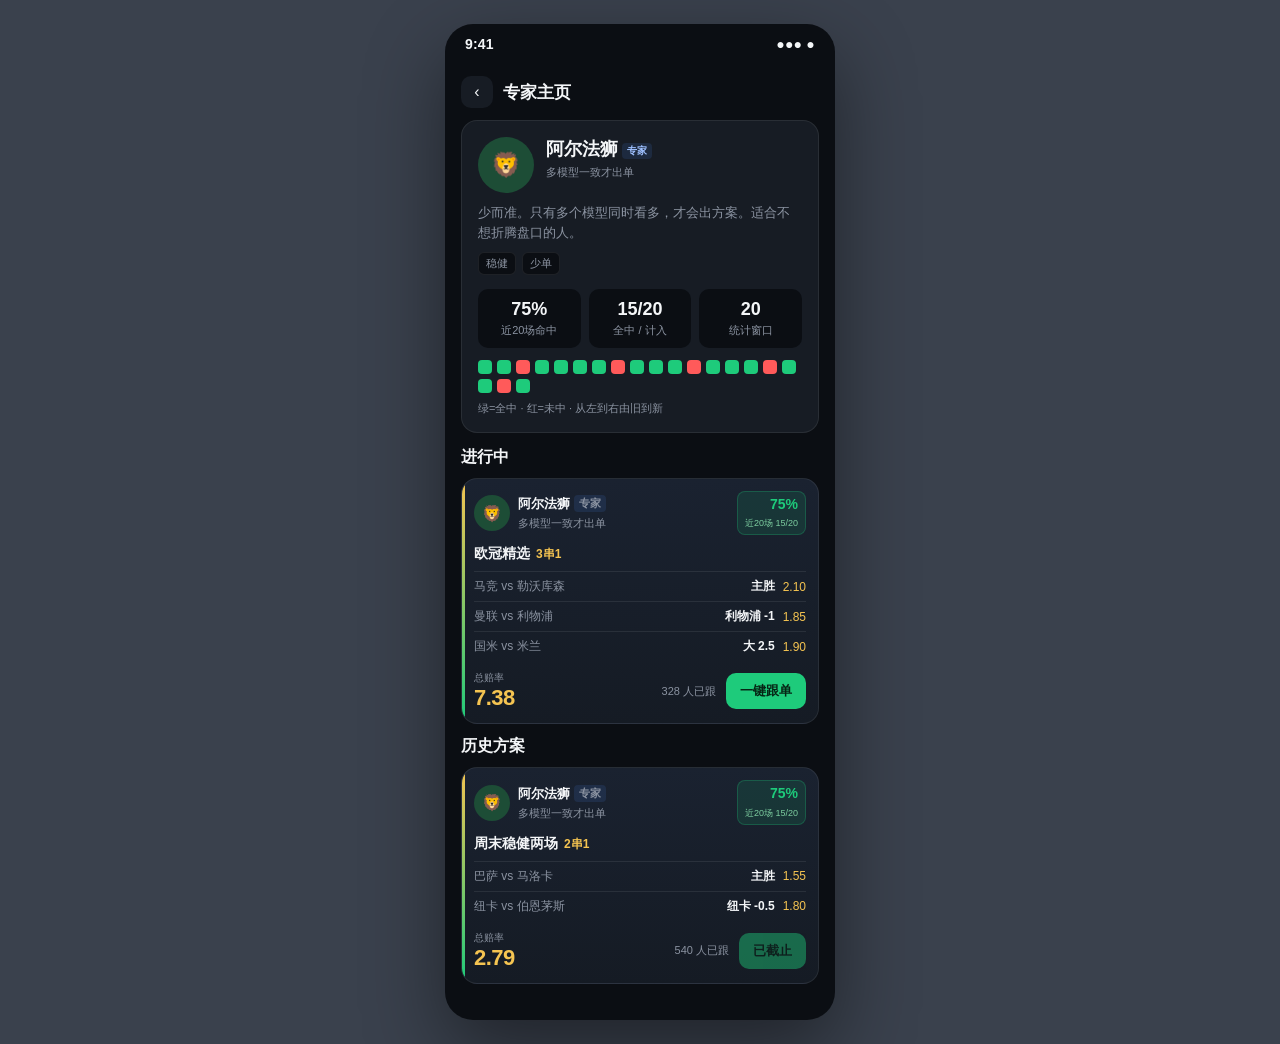
<file: prototype/frontend/author.html>
<!DOCTYPE html>
<html lang="zh-CN">
<head>
  <meta charset="UTF-8">
  <meta name="viewport" content="width=device-width, initial-scale=1, maximum-scale=1">
  <title>TS · 专家</title>
  <link rel="stylesheet" href="css/app.css">
</head>
<body>
  <div class="stage">
    <div class="phone">
      <div class="status"><span>9:41</span><span>●●● ●</span></div>
      <div class="nav-top">
        <a class="back" href="javascript:history.back()">‹</a>
        <h1>专家主页</h1>
      </div>
      <div class="page no-tab" id="page"></div>
      <div class="sheet-mask" id="sheet"></div>
    </div>
  </div>
  <script src="js/data.js"></script>
  <script src="js/app.js"></script>
  <script>
    var id = TS.qs("id") || "a1";
    if (!TS.authors[id] && TS.ugcUsers[id]) {
      location.replace("user.html?id=" + encodeURIComponent(id));
    } else {
    var a = TS.authors[id] || TS.authors.a1;
    var s = TS.strategies[a.strategyId];
    var h = TS.hitRate(a);
    var plans = Object.keys(TS.plans).map(function (id) { return TS.plans[id]; })
      .filter(function (p) { return p.authorId === a.id; });
    var open = plans.filter(function (p) { return p.status === "open"; });
    var done = plans.filter(function (p) { return p.status === "settled"; });

    document.getElementById("page").innerHTML =
      '<section class="author-hero">' +
        '<div class="top">' + TS.avatar(a, true) +
          "<div><b style='font-size:18px'>" + TS.esc(a.name) +
          '<span class="ai-badge">专家</span></b>' +
          '<div class="people" style="margin-top:4px">' + TS.esc(s.userLine) + "</div></div></div>" +
        "<p>" + TS.esc(a.bio) + "</p>" +
        '<div class="tags">' + a.tags.concat(a.tags.indexOf(a.risk) >= 0 ? [] : [a.risk]).map(function (t) {
          return '<span class="tag">' + t + "</span>";
        }).join("") + "</div>" +
        '<div class="stats">' +
          "<div class='stat'><b>" + (h.n ? h.pct + "%" : "—") + "</b><span>近" + (h.n < a.x ? h.n : a.x) + "场命中</span></div>" +
          "<div class='stat'><b>" + h.w + "/" + h.n + "</b><span>全中 / 计入</span></div>" +
          "<div class='stat'><b>" + a.x + "</b><span>统计窗口</span></div>" +
        "</div>" +
        '<div class="dots">' + a.hits.map(function (x) {
          return '<i class="dot ' + (x === "w" ? "win" : x === "l" ? "lose" : "void") + '"></i>';
        }).join("") + "</div>" +
        '<div class="people" style="margin-top:8px">绿=全中 · 红=未中 · 从左到右由旧到新</div>' +
      "</section>" +
      '<div class="sec-hd"><h3>进行中</h3></div>' +
      '<div class="copy-list" id="open"></div>' +
      '<div class="sec-hd"><h3>历史方案</h3></div>' +
      '<div class="copy-list" id="done"></div>';

    document.getElementById("open").innerHTML = open.length
      ? open.map(function (p) { return TS.card(p); }).join("")
      : '<div class="empty">暂无招募中方案</div>';
    document.getElementById("done").innerHTML = done.length
      ? done.map(function (p) { return TS.card(p); }).join("")
      : '<div class="empty">暂无已结算方案</div>';
    TS.bindCards(document.getElementById("page"));
    }
  </script>
</body>
</html>
</file>
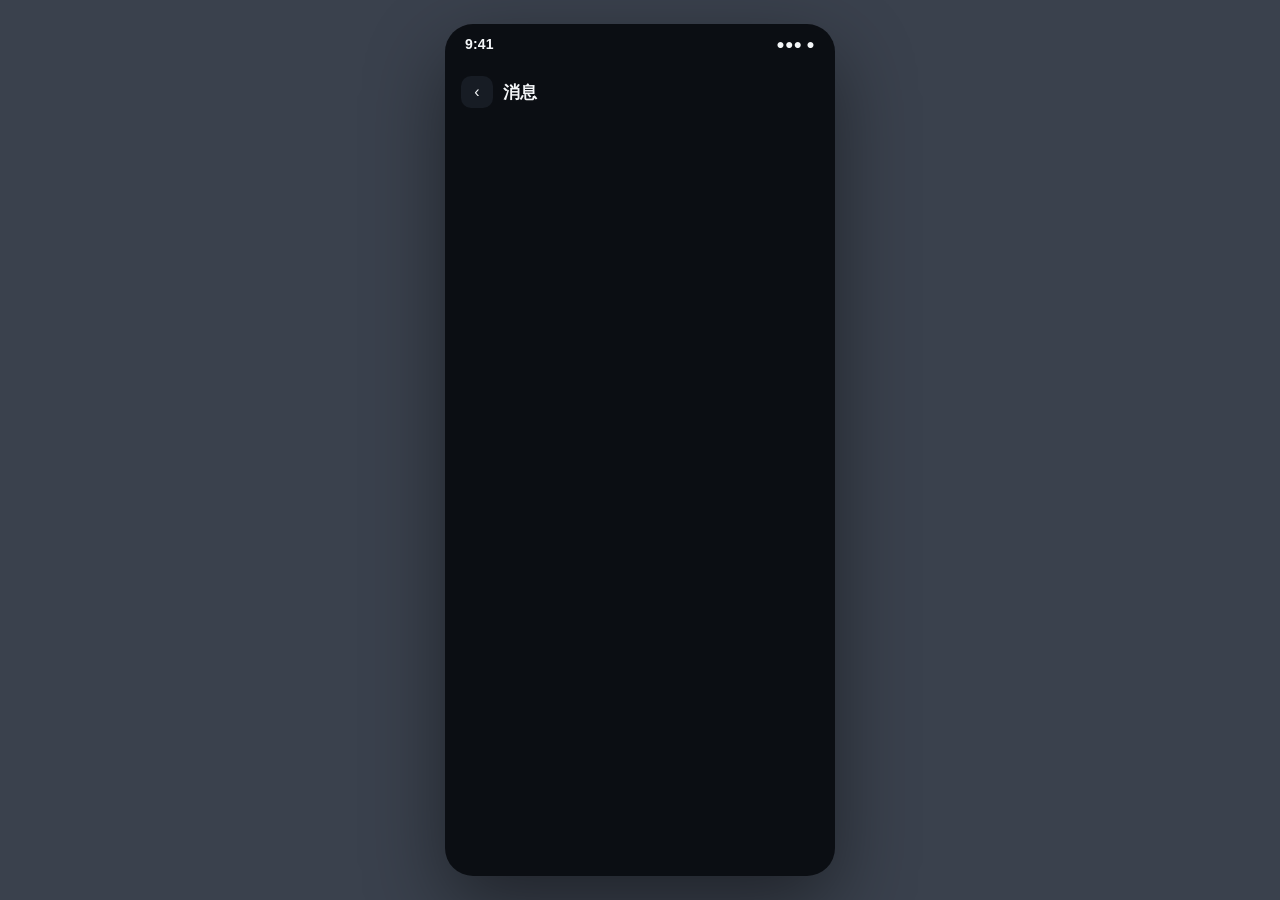
<file: prototype/frontend/messages.html>
<!DOCTYPE html>
<html lang="zh-CN">
<head>
  <meta charset="UTF-8">
  <meta name="viewport" content="width=device-width, initial-scale=1, maximum-scale=1">
  <title>TS · 消息</title>
  <link rel="stylesheet" href="css/app.css">
</head>
<body>
  <div class="stage">
    <div class="phone">
      <div class="status"><span>9:41</span><span>●●● ●</span></div>
      <div class="nav-top">
        <a class="back" href="javascript:history.back()">‹</a>
        <h1>消息</h1>
      </div>
      <div class="page no-tab" id="page"></div>
      <div class="sheet-mask" id="sheet"></div>
    </div>
  </div>
  <script src="js/data.js"></script>
  <script src="js/app.js"></script>
  <script>
    TS.hydrate();
    var list = TS.myNotices();
    document.getElementById("page").innerHTML = list.length
      ? list.map(function (n) {
          var href = n.planId ? ("plan-detail.html?id=" + encodeURIComponent(n.planId) + "&nid=" + encodeURIComponent(n.id)) : "#";
          return '<a class="msg-card' + (n.unread ? " unread" : "") + '" href="' + href + '">' +
            '<div class="hd"><b>' + TS.esc(n.title) + "</b><span class="when">' + TS.esc(n.time) + "</span></div>" +
            '<div class="people">' + TS.esc(n.body || "") + "</div>" +
          "</a>";
        }).join("")
      : '<div class="empty">暂无消息。有人跟你的晒单、方案截止/结算、奖励到账或改标题被驳回时会出现在这里。</div>';
  </script>
</body>
</html>
</file>
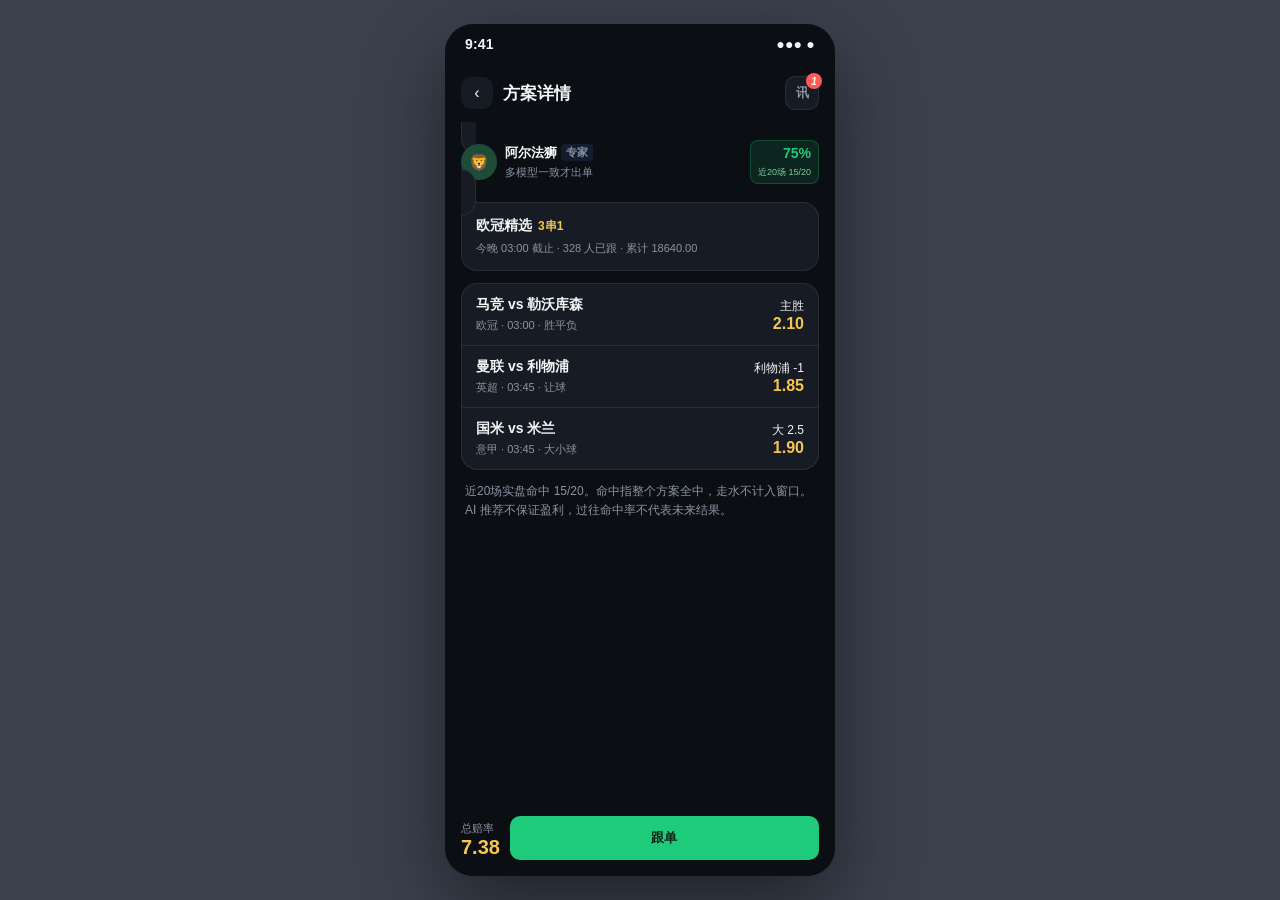
<file: prototype/frontend/plan-detail.html>
<!DOCTYPE html>
<html lang="zh-CN">
<head>
  <meta charset="UTF-8">
  <meta name="viewport" content="width=device-width, initial-scale=1, maximum-scale=1">
  <title>TS · 方案详情</title>
  <link rel="stylesheet" href="css/app.css">
</head>
<body>
  <div class="stage">
    <div class="phone">
      <div class="status"><span>9:41</span><span>●●● ●</span></div>
      <div class="nav-top" id="top">
        <a class="back" href="javascript:history.back()">‹</a>
        <h1>方案详情</h1>
      </div>
      <div class="page no-tab" id="page" style="padding-bottom:90px"></div>
      <div class="sticky-bar" id="bar"></div>
      <div class="sheet-mask" id="sheet"></div>
    </div>
  </div>
  <script src="js/data.js"></script>
  <script src="js/app.js"></script>
  <script>
    TS.hydrate();
    if (TS.qs("nid")) TS.markNoticeRead(TS.qs("nid"));
    TS.mountBell(document.getElementById("top"));
    var planId = TS.qs("id") || "p1";

    function paint(plan) {
      plan = plan || TS.plans[planId] || TS.plans.p1;
      var ugc = TS.isUgc(plan);
      var a = TS.owner(plan) || TS.authors.a1;
      var odd = TS.totalOdd(plan);
      var publisher = TS.isPublisher(plan);
      var profile = ugc ? ("user.html?id=" + encodeURIComponent(a.id)) : ("author.html?id=" + encodeURIComponent(a.id));
      var badge = ugc ? '<span class="ugc-badge">用户晒单</span>' : '<span class="ai-badge">专家</span>';
      var sub = ugc ? "晒自己的实盘注单，不是专家" : TS.authorLine(a);
      var hit = ugc ? TS.ugcHitBadge(a) : TS.hitBadge(a);
      var notice = ugc
        ? ("本方案由用户「" + a.name + "」分享，不是平台专家，也不代表官方推荐。展示命中率为该用户近 " +
          TS.shareCfg().n + " 场已结算注单，不计入任何专家战绩。过往命中不代表未来。")
        : (function () {
            var h = TS.hitRate(a);
            return "近" + (h.n < a.x ? h.n : a.x) + "场实盘命中 " + h.w + "/" + h.n +
              "。命中指整个方案全中，走水不计入窗口。AI 推荐不保证盈利，过往命中率不代表未来结果。";
          })();
      var reviewing = plan.adminStatus === "review";
      var rejected = plan.adminStatus === "rejected";
      var banner = "";
      if (publisher && reviewing) {
        banner = '<div class="review-banner">已改标题，待运营审核。通过后才会出现在广场。</div>';
      } else if (publisher && rejected) {
        banner = '<div class="review-banner">已驳回：' + TS.esc(plan.rejectReason || "未通过审核") + "</div>";
      }
      document.getElementById("page").innerHTML =
        banner +
        '<a class="detail-head" href="' + profile + '">' +
          '<div class="author-row" style="margin:0">' +
            TS.avatar(a) +
            '<div class="who"><b>' + TS.esc(a.name) + badge + "</b>" +
            "<span>" + TS.esc(sub) + "</span></div>" +
            hit +
          "</div></a>" +
        '<div class="detail-head">' +
          '<div class="plan-title" style="margin:0 0 6px">' + TS.esc(plan.title) + "<span>" + plan.combo + "</span></div>" +
          '<div class="people" id="follow-meta">' + plan.cutoff + " · " + plan.follows + " 人已跟 · 累计 " +
            TS.money(plan.amount) + "</div>" +
        "</div>" +
        TS.ownerStatsHtml(plan) +
        '<div class="legs-card">' +
          plan.legs.map(function (leg) {
            return '<div class="leg-row"><div><div class="name">' + TS.esc(leg.match) + "</div>" +
              '<div class="sub">' + TS.esc(leg.league) + " · " + TS.esc(leg.time) + " · " + TS.esc(leg.market) + "</div></div>" +
              '<div class="pick"><span>' + TS.esc(leg.pick) + "</span><b>" + leg.odd.toFixed(2) + "</b></div></div>";
          }).join("") +
        "</div>" +
        '<div class="notice">' + TS.esc(notice) + "</div>";

      var can = !reviewing && !rejected && (plan.status === "open" || plan.status === "live");
      var barText = reviewing ? "审核中" : (rejected ? "已驳回" : (can ? "跟单" : "已截止"));
      document.getElementById("bar").innerHTML =
        '<div class="sum"><small>总赔率</small><b>' + odd.toFixed(2) + "</b></div>" +
        '<button class="btn" style="flex:1;height:44px" id="go"' + (can ? "" : " disabled") + ">" + barText + "</button>";
      var go = document.getElementById("go");
      if (go && can) go.addEventListener("click", function () { TS.openSheet(plan.id); });
    }

    TS.onFollowed = function (plan) { paint(plan); };
    paint();
  </script>
</body>
</html>
</file>
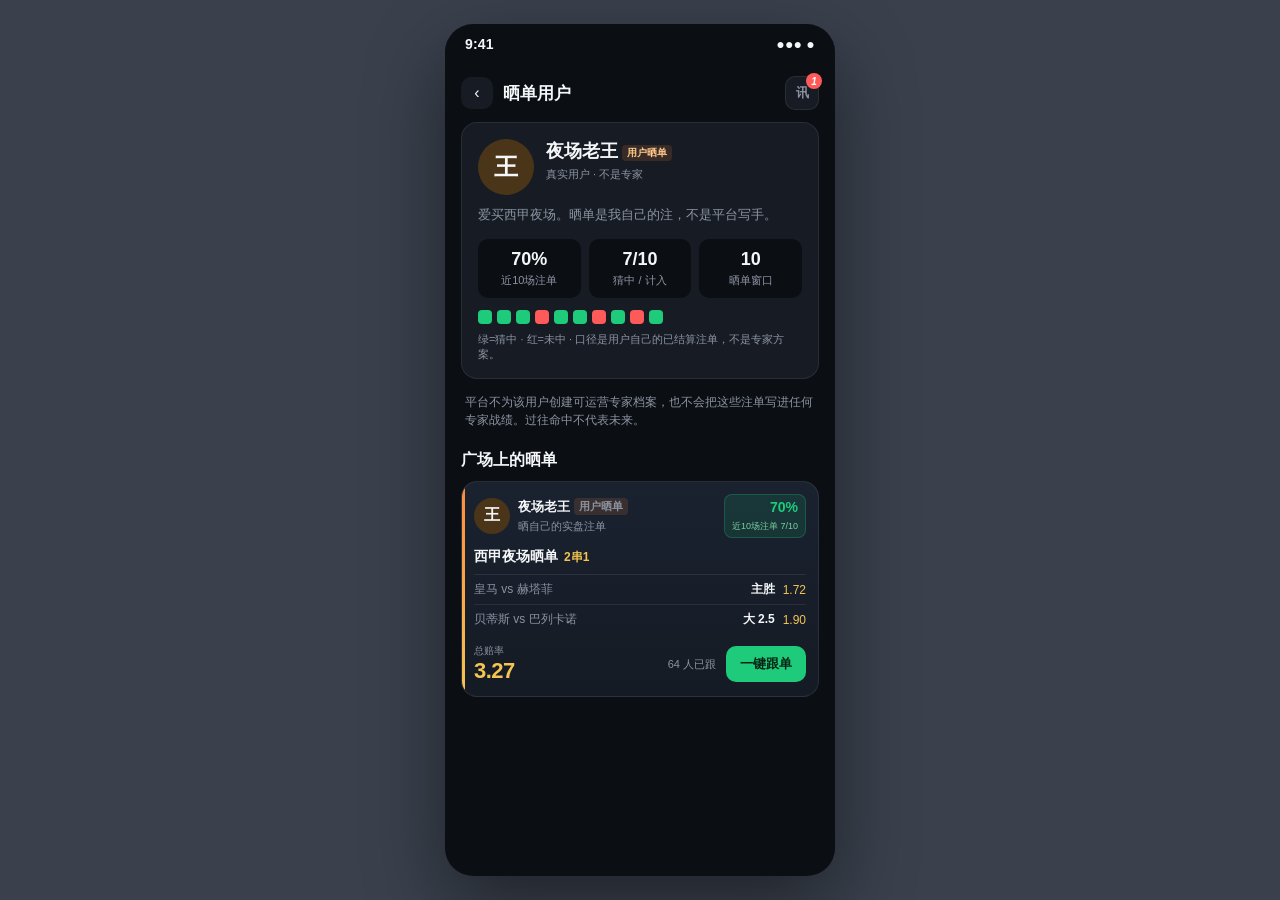
<file: prototype/frontend/user.html>
<!DOCTYPE html>
<html lang="zh-CN">
<head>
  <meta charset="UTF-8">
  <meta name="viewport" content="width=device-width, initial-scale=1, maximum-scale=1">
  <title>TS · 晒单用户</title>
  <link rel="stylesheet" href="css/app.css">
</head>
<body>
  <div class="stage">
    <div class="phone">
      <div class="status"><span>9:41</span><span>●●● ●</span></div>
      <div class="nav-top" id="top">
        <a class="back" href="javascript:history.back()">‹</a>
        <h1>晒单用户</h1>
      </div>
      <div class="page no-tab" id="page"></div>
      <div class="sheet-mask" id="sheet"></div>
    </div>
  </div>
  <script src="js/data.js"></script>
  <script src="js/app.js"></script>
  <script>
    TS.hydrate();
    TS.mountBell(document.getElementById("top"));
    var id = TS.qs("id") || "u-share";
    if (TS.authors[id] && !TS.ugcUsers[id]) location.replace("author.html?id=" + encodeURIComponent(id));
    var u = TS.ugcUsers[id] || TS.ugcUsers["u-share"];
    var cfg = TS.shareCfg();
    var h = TS.userHitRate(u, cfg.n);
    var plans = Object.keys(TS.plans).map(function (pid) { return TS.plans[pid]; })
      .filter(function (p) { return TS.isUgc(p) && p.userId === u.id && (p.status === "open" || p.status === "live"); });

    document.getElementById("page").innerHTML =
      '<section class="author-hero">' +
        '<div class="top">' + TS.avatar(u, true) +
          "<div><b style='font-size:18px'>" + TS.esc(u.name) +
          '<span class="ugc-badge">用户晒单</span></b>' +
          '<div class="people" style="margin-top:4px">真实用户 · 不是专家</div></div></div>' +
        "<p>" + TS.esc(u.bio || "") + "</p>" +
        '<div class="stats">' +
          "<div class='stat'><b>" + (h.n ? h.pct + "%" : "—") + "</b><span>近" + cfg.n + "场注单</span></div>" +
          "<div class='stat'><b>" + h.w + "/" + h.n + "</b><span>猜中 / 计入</span></div>" +
          "<div class='stat'><b>" + cfg.n + "</b><span>晒单窗口</span></div>" +
        "</div>" +
        '<div class="dots">' + (u.hits || []).map(function (x) {
          return '<i class="dot ' + (x === "w" ? "win" : x === "l" ? "lose" : "void") + '"></i>';
        }).join("") + "</div>" +
        '<div class="people" style="margin-top:8px">绿=猜中 · 红=未中 · 口径是用户自己的已结算注单，不是专家方案。</div>' +
      "</section>" +
      '<div class="notice" style="padding-top:0">平台不为该用户创建可运营专家档案，也不会把这些注单写进任何专家战绩。过往命中不代表未来。</div>' +
      '<div class="sec-hd"><h3>广场上的晒单</h3></div>' +
      '<div class="copy-list" id="open"></div>';

    document.getElementById("open").innerHTML = plans.length
      ? plans.map(function (p) { return TS.card(p); }).join("")
      : '<div class="empty">暂无已通过的晒单</div>';
    TS.bindCards(document.getElementById("page"));
  </script>
</body>
</html>
</file>
<file: prototype/backend/css/admin.css>
:root {
  --side: #121821;
  --side-2: #1a222d;
  --bg: #eef1f5;
  --card: #fff;
  --line: #e4e8ee;
  --text: #1b2430;
  --muted: #6b7585;
  --green: #12965a;
  --green-bg: #e6f7ee;
  --gold: #b8860b;
  --red: #d64545;
  --red-bg: #fdecec;
  --blue: #2b6cb0;
  --blue-bg: #e8f1fb;
  --warn: #c05621;
  --warn-bg: #fff4e8;
}

* { box-sizing: border-box; margin: 0; padding: 0; }
html, body { height: 100%; }
body {
  font-family: -apple-system, BlinkMacSystemFont, "PingFang SC", "Noto Sans SC", "Segoe UI", sans-serif;
  background: var(--bg);
  color: var(--text);
  display: flex;
  min-height: 100vh;
}

a { color: inherit; text-decoration: none; }
button, input, select, textarea { font: inherit; color: inherit; }
button { border: 0; background: none; cursor: pointer; }

.side {
  width: 232px;
  background: var(--side);
  color: #d5dbe4;
  padding: 18px 12px;
  display: flex;
  flex-direction: column;
  flex-shrink: 0;
}
.brand {
  display: flex;
  align-items: center;
  gap: 10px;
  padding: 6px 10px 18px;
  border-bottom: 1px solid #2a3340;
  margin-bottom: 14px;
}
.brand .mark {
  width: 32px; height: 32px; border-radius: 8px;
  background: linear-gradient(145deg, #1ecb7b, #0b8f52);
  color: #fff; display: grid; place-items: center;
  font-weight: 800; font-size: 12px;
}
.brand b { display: block; color: #fff; font-size: 14px; }
.brand span { font-size: 11px; color: #8b95a4; }
.nav a {
  display: flex;
  align-items: center;
  gap: 8px;
  padding: 10px 12px;
  border-radius: 8px;
  font-size: 13px;
  color: #b7c0cc;
  margin-bottom: 4px;
}
.nav a:hover { background: var(--side-2); color: #fff; }
.nav a.on { background: #1e3a2c; color: #8ee6b5; }
.nav small {
  display: block;
  padding: 16px 12px 6px;
  font-size: 10px;
  letter-spacing: 0.8px;
  color: #6d7786;
}

.main { flex: 1; min-width: 0; display: flex; flex-direction: column; }
.top {
  height: 56px;
  background: #fff;
  border-bottom: 1px solid var(--line);
  display: flex;
  align-items: center;
  justify-content: space-between;
  padding: 0 24px;
}
.top h1 { font-size: 16px; }
.who { font-size: 13px; color: var(--muted); }
.body { padding: 22px 24px 40px; }

.kpis { display: grid; grid-template-columns: repeat(4, 1fr); gap: 12px; margin-bottom: 16px; }
.kpi {
  background: var(--card);
  border: 1px solid var(--line);
  border-radius: 12px;
  padding: 14px 16px;
}
.kpi span { font-size: 12px; color: var(--muted); }
.kpi b { display: block; font-size: 26px; margin-top: 6px; letter-spacing: -0.5px; }
.kpi em { font-style: normal; font-size: 12px; color: var(--green); }

.grid-2 { display: grid; grid-template-columns: 1.3fr 0.7fr; gap: 12px; }
.card {
  background: var(--card);
  border: 1px solid var(--line);
  border-radius: 12px;
  padding: 16px;
  margin-bottom: 12px;
}
.card h2 { font-size: 14px; margin-bottom: 12px; }
.toolbar {
  display: flex;
  gap: 8px;
  align-items: center;
  margin-bottom: 12px;
  flex-wrap: wrap;
}
.toolbar input, .toolbar select, .field, .area {
  height: 34px;
  border: 1px solid var(--line);
  border-radius: 8px;
  padding: 0 10px;
  background: #fff;
  outline: none;
}
.area { height: auto; padding: 8px 10px; width: 100%; resize: vertical; }
.field { width: 100%; }
.search { min-width: 200px; }

.btn {
  height: 34px;
  padding: 0 12px;
  border-radius: 8px;
  background: #1a7f4b;
  color: #fff;
  font-size: 13px;
  font-weight: 600;
}
.btn.ghost { background: #fff; color: var(--text); border: 1px solid var(--line); }
.btn.warn { background: #c05621; }
.btn.danger { background: var(--red); }
.btn.sm { height: 28px; font-size: 12px; padding: 0 8px; }
.btn[disabled] { opacity: 0.45; cursor: not-allowed; }

table { width: 100%; border-collapse: collapse; font-size: 13px; }
th, td { text-align: left; padding: 10px 8px; border-bottom: 1px solid var(--line); vertical-align: top; }
th { color: var(--muted); font-weight: 600; font-size: 12px; }
tr:hover td { background: #f7f9fb; }

.badge {
  display: inline-block;
  padding: 2px 7px;
  border-radius: 999px;
  font-size: 11px;
  background: #eef1f5;
  color: var(--muted);
}
.badge.on { background: var(--green-bg); color: var(--green); }
.badge.off { background: #eef1f5; color: var(--muted); }
.badge.wait { background: var(--warn-bg); color: var(--warn); }
.badge.ing { background: var(--blue-bg); color: var(--blue); }
.badge.win { background: var(--green-bg); color: var(--green); }
.badge.lose { background: var(--red-bg); color: var(--red); }
.badge.ugc { background: #fff4e8; color: #c05621; }
.badge.skip { background: #e6f7ee; color: #12965a; }

.form { display: grid; grid-template-columns: 1fr 1fr; gap: 12px; }
.form .full { grid-column: 1 / -1; }
label { display: block; font-size: 12px; color: var(--muted); margin-bottom: 6px; }
.hint { font-size: 12px; color: var(--muted); line-height: 1.5; }

.drawer-mask {
  position: fixed; inset: 0;
  background: rgba(15, 20, 28, 0.4);
  display: none;
  justify-content: flex-end;
  z-index: 20;
}
.drawer-mask.show { display: flex; }
.drawer {
  width: 580px;
  max-width: 100%;
  background: #fff;
  height: 100%;
  overflow: auto;
  padding: 20px;
}
.preview-box {
  border: 1px solid #d8e8dc;
  background: #f4fbf6;
  border-radius: 12px;
  padding: 12px;
}
.ai-tag {
  display: inline-block;
  font-size: 11px;
  font-weight: 700;
  color: #0b6b3a;
  background: #d9f3e4;
  border-radius: 999px;
  padding: 2px 8px;
  margin-bottom: 10px;
}
.book-box, .json-wrap { margin-top: 12px; font-size: 12px; color: var(--muted); }
.book-box summary, .json-wrap summary { cursor: pointer; margin-bottom: 8px; }
.book-list { line-height: 1.7; }
.json-box {
  background: #121821;
  color: #d5dbe4;
  border-radius: 10px;
  padding: 10px 12px;
  font-size: 11px;
  line-height: 1.45;
  overflow: auto;
  max-height: 240px;
}
.drawer h3 { margin-bottom: 14px; }
.row-actions { display: flex; gap: 6px; flex-wrap: wrap; }

.author-cell { display: flex; align-items: center; gap: 8px; }
.av {
  width: 28px; height: 28px; border-radius: 50%;
  display: grid; place-items: center; font-size: 13px; flex-shrink: 0;
}

.todo { padding: 8px 0; border-bottom: 1px solid var(--line); font-size: 13px; }
.todo:last-child { border-bottom: 0; }
.muted { color: var(--muted); font-size: 12px; }

.checks { display: flex; flex-wrap: wrap; gap: 10px; font-size: 13px; }
.checks label { color: var(--text); margin: 0; display: flex; gap: 6px; align-items: center; }
.tiles {
  display: flex;
  flex-wrap: wrap;
  gap: 8px;
}
.tiles label {
  margin: 0;
  display: flex;
  align-items: center;
  gap: 8px;
  min-width: calc(50% - 4px);
  padding: 10px 12px;
  border: 1px solid var(--line);
  border-radius: 10px;
  background: #f7f9fb;
  color: var(--text);
  font-size: 13px;
  cursor: pointer;
}
.tiles label:has(input:checked) {
  border-color: #1a7f4b;
  background: var(--green-bg);
  color: var(--green);
  font-weight: 600;
}

.leg-edit {
  border: 1px solid var(--line);
  border-radius: 10px;
  padding: 10px;
  margin-bottom: 8px;
  background: #f7f9fb;
}
.leg-edit .form { gap: 8px; }
.odd-bar {
  display: flex;
  align-items: baseline;
  justify-content: space-between;
  padding: 10px 12px;
  border-radius: 10px;
  background: #fff8e8;
  border: 1px solid #f0e0b0;
}
.odd-bar b { font-size: 22px; color: var(--gold); }

@media (max-width: 960px) {
  body { flex-direction: column; }
  .side { width: 100%; flex-direction: row; flex-wrap: wrap; }
  .kpis, .grid-2, .form { grid-template-columns: 1fr; }
}
</file>
<file: prototype/frontend/css/app.css>
:root {
  --bg: #0b0e13;
  --bg-2: #11151c;
  --card: #171c24;
  --card-2: #1c232d;
  --line: rgba(255, 255, 255, 0.08);
  --text: #f4f6f8;
  --muted: #8b93a1;
  --dim: #5e6673;
  --green: #1ecb7b;
  --green-2: #13a862;
  --gold: #f5c451;
  --red: #ff5a5a;
  --blue: #4c8dff;
  --orange: #ff8a3d;
  --phone: 390px;
  --safe-b: 78px;
}

* { box-sizing: border-box; margin: 0; padding: 0; }
html, body { height: 100%; }
body {
  font-family: -apple-system, BlinkMacSystemFont, "SF Pro Display", "PingFang SC", "Hiragino Sans GB", "Noto Sans SC", sans-serif;
  background: #3a414d;
  color: var(--text);
  -webkit-font-smoothing: antialiased;
}

a { color: inherit; text-decoration: none; }
button, input, select { font: inherit; color: inherit; }
button { border: 0; background: none; cursor: pointer; }
img { max-width: 100%; display: block; }

.stage {
  min-height: 100vh;
  display: flex;
  justify-content: center;
  padding: 24px 16px;
}
.phone {
  width: var(--phone);
  min-height: calc(100vh - 48px);
  background: var(--bg);
  border-radius: 28px;
  overflow: hidden;
  position: relative;
  box-shadow: 0 30px 80px rgba(0, 0, 0, 0.45);
}
.phone.is-full {
  border-radius: 0;
  min-height: 100vh;
  box-shadow: none;
}
@media (max-width: 430px) {
  .stage { padding: 0; }
  .phone { width: 100%; border-radius: 0; min-height: 100vh; box-shadow: none; }
}

.status {
  height: 44px;
  padding: 12px 20px 0;
  display: flex;
  justify-content: space-between;
  font-size: 14px;
  font-weight: 600;
}
.status span { letter-spacing: 0.2px; }

.app-header {
  display: flex;
  align-items: center;
  gap: 10px;
  padding: 6px 16px 10px;
}
.logo {
  width: 32px;
  height: 32px;
  border-radius: 9px;
  background: linear-gradient(145deg, #1ecb7b, #0b8f52);
  display: grid;
  place-items: center;
  font-weight: 800;
  font-size: 13px;
  letter-spacing: -0.4px;
}
.sport-pill {
  display: flex;
  align-items: center;
  gap: 6px;
  background: var(--card);
  border: 1px solid var(--line);
  border-radius: 20px;
  padding: 6px 10px 6px 8px;
  font-size: 13px;
  font-weight: 600;
}
.sport-pill i {
  width: 18px;
  height: 18px;
  border-radius: 50%;
  background: #1d3d2a;
  display: grid;
  place-items: center;
  font-style: normal;
  font-size: 10px;
}
.header-actions { margin-left: auto; display: flex; gap: 8px; }
.icon-btn {
  width: 34px;
  height: 34px;
  border-radius: 10px;
  background: var(--card);
  border: 1px solid var(--line);
  display: grid;
  place-items: center;
  color: var(--muted);
  font-size: 14px;
}

.page {
  padding: 0 16px var(--safe-b);
  overflow: auto;
  height: calc(100% - 122px);
}
.page.no-tab { height: calc(100% - 44px); padding-bottom: 24px; }

.hero {
  position: relative;
  height: 196px;
  border-radius: 16px;
  overflow: hidden;
  background:
    linear-gradient(180deg, rgba(11,14,19,0.15), rgba(11,14,19,0.82)),
    radial-gradient(circle at 70% 20%, #3a5a2a, #1a2218 60%);
  margin-bottom: 12px;
}
.hero-meta {
  position: absolute;
  left: 14px;
  top: 12px;
  display: flex;
  gap: 8px;
  align-items: center;
  font-size: 11px;
  color: #d7deea;
}
.live-dot {
  background: var(--red);
  color: #fff;
  border-radius: 4px;
  padding: 2px 6px;
  font-weight: 700;
  font-size: 10px;
}
.hero h2 {
  position: absolute;
  left: 14px;
  bottom: 54px;
  font-size: 18px;
  font-weight: 700;
  line-height: 1.25;
}
.hero-odds {
  position: absolute;
  left: 12px;
  right: 12px;
  bottom: 10px;
  display: grid;
  grid-template-columns: 1fr 1fr 1fr;
  gap: 6px;
}
.odd {
  background: rgba(0, 0, 0, 0.45);
  border: 1px solid rgba(255,255,255,0.08);
  border-radius: 8px;
  padding: 7px 6px;
  text-align: center;
}
.odd small { display: block; color: var(--muted); font-size: 10px; margin-bottom: 2px; }
.odd b { font-size: 13px; }

.banner {
  border-radius: 12px;
  padding: 12px 14px;
  margin-bottom: 16px;
  background: linear-gradient(90deg, #0f6b3a, #1ecb7b 70%, #b6ff3b);
  color: #062414;
  font-weight: 800;
  font-size: 13px;
  letter-spacing: 0.3px;
}
.banner em { font-style: normal; opacity: 0.75; font-weight: 600; }

.sec {
  margin-bottom: 18px;
}
.sec-hd {
  display: flex;
  align-items: center;
  justify-content: space-between;
  margin-bottom: 10px;
}
.sec-hd h3 { font-size: 16px; font-weight: 700; }
.more { color: var(--muted); font-size: 12px; }

.league-row, .h-scroll {
  display: flex;
  gap: 8px;
  overflow-x: auto;
  padding-bottom: 4px;
  scrollbar-width: none;
}
.league-row::-webkit-scrollbar, .h-scroll::-webkit-scrollbar { display: none; }
.league {
  min-width: 54px;
  text-align: center;
  font-size: 10px;
  color: var(--muted);
}
.league span {
  width: 40px;
  height: 40px;
  margin: 0 auto 6px;
  border-radius: 50%;
  background: var(--card);
  border: 1px solid var(--line);
  display: grid;
  place-items: center;
  font-size: 16px;
}
.league.on span { border-color: var(--green); box-shadow: 0 0 0 2px rgba(30,203,123,0.2); }

.match-mini {
  min-width: 168px;
  background: var(--card);
  border: 1px solid var(--line);
  border-radius: 12px;
  padding: 10px;
}
.match-mini .t { font-size: 12px; font-weight: 600; margin-bottom: 8px; }
.match-mini .o { display: flex; gap: 4px; }
.match-mini .o span {
  flex: 1;
  background: var(--bg);
  border-radius: 6px;
  text-align: center;
  font-size: 11px;
  padding: 5px 0;
  color: var(--muted);
}

.hot-card {
  height: 132px;
  border-radius: 14px;
  padding: 12px;
  background:
    linear-gradient(90deg, rgba(11,14,19,0.15), rgba(11,14,19,0.75)),
    radial-gradient(circle at 80% 40%, #5a2a2a, #1a1518 58%);
  display: flex;
  flex-direction: column;
  justify-content: space-between;
  margin-bottom: 10px;
}
.hot-card .tag { font-size: 10px; color: var(--gold); font-weight: 700; }
.hot-card h4 { font-size: 16px; }

.tabs {
  display: flex;
  gap: 16px;
  border-bottom: 1px solid var(--line);
  margin-bottom: 10px;
}
.tabs button {
  padding: 8px 0;
  color: var(--muted);
  font-size: 13px;
  position: relative;
}
.tabs button.on { color: var(--text); font-weight: 700; }
.tabs button.on::after {
  content: "";
  position: absolute;
  left: 0; right: 0; bottom: -1px;
  height: 2px;
  background: var(--green);
  border-radius: 2px;
}

.league-group { margin-bottom: 12px; }
.league-group .lg {
  font-size: 12px;
  color: var(--muted);
  margin-bottom: 8px;
}
.row-match {
  display: grid;
  grid-template-columns: 18px 1fr 118px;
  gap: 8px;
  align-items: center;
  padding: 10px 0;
  border-bottom: 1px solid var(--line);
}
.star { color: var(--dim); font-size: 14px; }
.teams { font-size: 13px; }
.teams small { display: block; color: var(--muted); font-size: 11px; margin-top: 3px; }
.odds3 { display: grid; grid-template-columns: repeat(3, 1fr); gap: 4px; }
.odds3 span {
  background: var(--card);
  border-radius: 6px;
  text-align: center;
  font-size: 11px;
  padding: 7px 0;
}

/* 跟单 */
.copy-card {
  min-width: 334px;
  background: linear-gradient(180deg, #1a2230 0%, #151b24 100%);
  border: 1px solid var(--line);
  border-radius: 16px;
  padding: 12px;
  position: relative;
  overflow: hidden;
}
.copy-card::before {
  content: "";
  position: absolute;
  left: 0; top: 0; bottom: 0;
  width: 3px;
  background: linear-gradient(180deg, var(--gold), var(--green));
}
.copy-card.is-ugc::before {
  background: linear-gradient(180deg, var(--orange), var(--gold));
}
.author-row {
  display: flex;
  align-items: center;
  gap: 8px;
  margin-bottom: 10px;
}
.avatar {
  width: 36px;
  height: 36px;
  border-radius: 50%;
  display: grid;
  place-items: center;
  font-size: 16px;
  font-weight: 700;
  flex-shrink: 0;
}
.avatar.lg { width: 56px; height: 56px; font-size: 24px; }
.author-row .who { flex: 1; min-width: 0; }
.author-row .who b { display: block; font-size: 13px; }
.author-row .who span { font-size: 11px; color: var(--muted); }
.hit {
  background: rgba(30, 203, 123, 0.12);
  color: var(--green);
  border: 1px solid rgba(30, 203, 123, 0.25);
  border-radius: 8px;
  padding: 4px 7px;
  text-align: right;
  line-height: 1.15;
}
.hit strong { display: block; font-size: 14px; }
.hit em { font-style: normal; font-size: 9px; color: #7dcea0; }
.hit.warn { background: rgba(245, 196, 81, 0.1); color: var(--gold); border-color: rgba(245,196,81,0.25); }
.hit.warn em { color: #d6b56a; }
.ai-badge, .ugc-badge {
  display: inline-flex;
  align-items: center;
  gap: 4px;
  font-size: 10px;
  border-radius: 4px;
  padding: 1px 5px;
  margin-left: 4px;
  vertical-align: 1px;
}
.ai-badge {
  color: #9ec0ff;
  background: rgba(76, 141, 255, 0.12);
}
.ugc-badge {
  color: #ffc98a;
  background: rgba(255, 138, 61, 0.14);
}
.plan-title {
  font-size: 14px;
  font-weight: 700;
  margin-bottom: 8px;
}
.plan-title span {
  color: var(--gold);
  font-weight: 600;
  font-size: 12px;
  margin-left: 6px;
}
.leg {
  display: grid;
  grid-template-columns: 1fr auto auto;
  gap: 8px;
  align-items: center;
  font-size: 12px;
  padding: 6px 0;
  border-top: 1px solid var(--line);
}
.leg .m { color: var(--muted); }
.leg .p { color: var(--text); font-weight: 600; }
.leg .od { color: var(--gold); font-variant-numeric: tabular-nums; }
.copy-foot {
  display: flex;
  align-items: center;
  gap: 10px;
  margin-top: 10px;
}
.total-odd {
  flex: 1;
}
.total-odd small { display: block; color: var(--muted); font-size: 10px; }
.total-odd b { font-size: 22px; color: var(--gold); letter-spacing: -0.5px; }
.people { font-size: 11px; color: var(--muted); }
.btn {
  height: 36px;
  padding: 0 14px;
  border-radius: 10px;
  background: var(--green);
  color: #062414;
  font-weight: 800;
  font-size: 13px;
  display: inline-flex;
  align-items: center;
  justify-content: center;
}
.btn.block { width: 100%; height: 44px; font-size: 15px; }
.btn.ghost {
  background: transparent;
  color: var(--text);
  border: 1px solid var(--line);
}
.btn:disabled { opacity: 0.45; cursor: not-allowed; }
.btn.gold { background: var(--gold); color: #3a2a00; }

.copy-list .copy-card {
  min-width: 0;
  margin-bottom: 12px;
}

.nav-top {
  display: flex;
  align-items: center;
  gap: 10px;
  padding: 8px 16px 12px;
}
.nav-top h1 { font-size: 17px; font-weight: 700; flex: 1; }
.nav-extra { margin-left: auto; }
.bell { position: relative; font-size: 13px; font-weight: 700; }
.n-badge {
  position: absolute;
  top: -4px; right: -4px;
  min-width: 16px; height: 16px;
  padding: 0 4px;
  border-radius: 8px;
  background: var(--red);
  color: #fff;
  font-size: 10px;
  font-weight: 800;
  display: grid;
  place-items: center;
}
.back {
  width: 32px;
  height: 32px;
  border-radius: 10px;
  background: var(--card);
  display: grid;
  place-items: center;
}

.chips { display: flex; gap: 8px; overflow-x: auto; padding-bottom: 12px; scrollbar-width: none; }
.chip {
  flex-shrink: 0;
  padding: 6px 10px;
  border-radius: 16px;
  background: var(--card);
  border: 1px solid var(--line);
  font-size: 12px;
  color: var(--muted);
}
.chip.on { color: #062414; background: var(--green); border-color: var(--green); font-weight: 700; }

.author-hero {
  background: var(--card);
  border: 1px solid var(--line);
  border-radius: 16px;
  padding: 16px;
  margin-bottom: 14px;
}
.author-hero .top { display: flex; gap: 12px; }
.author-hero p { color: var(--muted); font-size: 13px; line-height: 1.5; margin: 10px 0 0; }
.tags { display: flex; gap: 6px; flex-wrap: wrap; margin-top: 10px; }
.tag {
  font-size: 11px;
  padding: 3px 7px;
  border-radius: 6px;
  background: var(--bg);
  color: var(--muted);
  border: 1px solid var(--line);
}
.stats {
  display: grid;
  grid-template-columns: repeat(3, 1fr);
  gap: 8px;
  margin-top: 14px;
}
.stat {
  background: var(--bg);
  border-radius: 10px;
  padding: 10px 8px;
  text-align: center;
}
.stat b { display: block; font-size: 18px; }
.stat span { color: var(--muted); font-size: 11px; }
.dots { display: flex; flex-wrap: wrap; gap: 5px; margin-top: 12px; }
.dot {
  width: 14px;
  height: 14px;
  border-radius: 4px;
  background: #2a313c;
}
.dot.win { background: var(--green); }
.dot.lose { background: var(--red); }
.dot.void { background: var(--dim); }

.detail-head {
  background: var(--card);
  border: 1px solid var(--line);
  border-radius: 16px;
  padding: 14px;
  margin-bottom: 12px;
}
.legs-card {
  background: var(--card);
  border: 1px solid var(--line);
  border-radius: 16px;
  overflow: hidden;
  margin-bottom: 12px;
}
.leg-row {
  display: grid;
  grid-template-columns: 1fr auto;
  gap: 10px;
  padding: 12px 14px;
  border-top: 1px solid var(--line);
}
.leg-row:first-child { border-top: 0; }
.leg-row .name { font-size: 14px; font-weight: 600; }
.leg-row .sub { font-size: 11px; color: var(--muted); margin-top: 4px; }
.pick {
  text-align: right;
}
.pick b { display: block; color: var(--gold); font-size: 16px; }
.pick span { font-size: 12px; color: var(--text); }
.notice {
  font-size: 12px;
  color: var(--muted);
  line-height: 1.55;
  padding: 0 4px 20px;
}
.sticky-bar {
  position: absolute;
  left: 0; right: 0; bottom: 0;
  padding: 10px 16px 16px;
  background: linear-gradient(180deg, transparent, var(--bg) 24%);
  display: flex;
  gap: 10px;
  align-items: center;
}
.sticky-bar .sum small { color: var(--muted); font-size: 11px; }
.sticky-bar .sum b { display: block; color: var(--gold); font-size: 20px; }

.order-card {
  background: var(--card);
  border: 1px solid var(--line);
  border-radius: 14px;
  padding: 12px;
  margin-bottom: 10px;
}
.order-card .hd { display: flex; justify-content: space-between; margin-bottom: 6px; }
.badge {
  font-size: 11px;
  padding: 2px 6px;
  border-radius: 4px;
  background: #2a313c;
  color: var(--muted);
}
.badge.ing { background: rgba(76,141,255,0.15); color: #9ec0ff; }
.badge.win { background: rgba(30,203,123,0.15); color: var(--green); }
.badge.lose { background: rgba(255,90,90,0.15); color: var(--red); }
.badge.wait { background: rgba(255,138,61,0.16); color: #ffb26b; }
.badge.void { background: #2a313c; color: var(--muted); }

.gate {
  background: var(--card);
  border: 1px solid var(--line);
  border-radius: 14px;
  padding: 12px;
  margin-bottom: 12px;
}
.gate .ok { color: var(--green); font-weight: 700; }
.gate .no { color: var(--gold); font-weight: 700; }
.acct { display: flex; gap: 6px; flex-wrap: wrap; margin-top: 10px; }
.acct button {
  padding: 5px 8px;
  border-radius: 8px;
  background: var(--bg);
  border: 1px solid var(--line);
  font-size: 11px;
  color: var(--muted);
}
.acct button.on { border-color: var(--green); color: var(--green); font-weight: 700; }
.bet-card {
  background: var(--card);
  border: 1px solid var(--line);
  border-radius: 14px;
  padding: 12px;
  margin-bottom: 10px;
}
.bet-card.is-demo {
  border-style: dashed;
  background: #141922;
}
.bet-why {
  font-size: 11px;
  color: var(--gold);
  margin: 8px 0 0;
  line-height: 1.4;
}
.bet-why.rej { color: var(--red); }
.bet-actions { display: flex; align-items: center; gap: 8px; margin-top: 10px; flex-wrap: wrap; }
.bet-actions .btn { flex-shrink: 0; }
.bet-card.is-shared { cursor: pointer; }
.linkish {
  display: inline-block;
  color: var(--gold);
  font-size: 12px;
  font-weight: 700;
  margin: 8px 0 4px;
  padding: 0;
}
.auto-title {
  background: var(--bg);
  border: 1px solid var(--line);
  border-radius: 10px;
  padding: 10px 12px;
  margin-top: 10px;
}
.auto-title small { display: block; color: var(--muted); font-size: 11px; margin-bottom: 4px; }
.auto-title b { font-size: 15px; }
.title-box { display: none; margin: 8px 0 4px; }
.title-box.show { display: block; }
.owner-box {
  background: linear-gradient(180deg, #1d2a1e, #171c24);
  border: 1px solid rgba(30, 203, 123, 0.28);
  border-radius: 16px;
  padding: 14px;
  margin-bottom: 12px;
}
.owner-kicker {
  font-size: 11px;
  color: var(--green);
  font-weight: 700;
  margin-bottom: 2px;
}
.owner-note {
  font-size: 11px;
  color: #d6b56a;
  line-height: 1.45;
  margin-top: 10px;
}
.msg-card {
  display: block;
  background: var(--card);
  border: 1px solid var(--line);
  border-radius: 14px;
  padding: 12px;
  margin-bottom: 10px;
}
.msg-card.unread { border-color: rgba(30, 203, 123, 0.35); }
.msg-card .hd { display: flex; justify-content: space-between; gap: 8px; margin-bottom: 6px; }
.msg-card b { font-size: 13px; }
.msg-card .when { font-size: 11px; color: var(--dim); flex-shrink: 0; }
.review-banner {
  background: rgba(255, 138, 61, 0.12);
  border: 1px solid rgba(255, 138, 61, 0.28);
  color: #ffc98a;
  border-radius: 12px;
  padding: 10px 12px;
  font-size: 12px;
  margin-bottom: 12px;
}

.tabbar {
  position: absolute;
  left: 0; right: 0; bottom: 0;
  height: 68px;
  background: #10141b;
  border-top: 1px solid var(--line);
  display: grid;
  grid-template-columns: repeat(5, 1fr);
  padding-bottom: 8px;
}
.tabbar a {
  display: flex;
  flex-direction: column;
  align-items: center;
  justify-content: center;
  gap: 3px;
  font-size: 10px;
  color: var(--dim);
}
.tabbar a.on { color: var(--green); }
.tabbar .plus {
  width: 44px;
  height: 44px;
  margin-top: -16px;
  border-radius: 50%;
  background: var(--green);
  color: #062414;
  font-size: 22px;
  font-weight: 700;
  display: grid;
  place-items: center;
}

.sheet-mask {
  position: absolute;
  inset: 0;
  background: rgba(0,0,0,0.55);
  display: none;
  align-items: flex-end;
  z-index: 20;
}
.sheet-mask.show { display: flex; }
.sheet {
  width: 100%;
  background: #1a2029;
  border-radius: 20px 20px 0 0;
  padding: 12px 16px 28px;
}
.sheet .grab {
  width: 36px; height: 4px; border-radius: 4px;
  background: #3a4250; margin: 0 auto 12px;
}
.sheet h3 { font-size: 16px; margin-bottom: 10px; }
.amt {
  display: flex;
  gap: 8px;
  margin: 10px 0;
}
.amt button {
  flex: 1;
  height: 34px;
  border-radius: 8px;
  background: var(--card);
  border: 1px solid var(--line);
  font-size: 13px;
}
.amt button.on { border-color: var(--green); color: var(--green); }
.field {
  width: 100%;
  height: 44px;
  background: var(--bg);
  border: 1px solid var(--line);
  border-radius: 10px;
  padding: 0 12px;
  outline: none;
}
.preview {
  display: flex;
  justify-content: space-between;
  margin: 12px 0;
  font-size: 13px;
}
.preview b { color: var(--gold); font-size: 20px; }
.toast {
  position: absolute;
  left: 50%;
  top: 46%;
  transform: translate(-50%, -50%);
  background: rgba(20,24,30,0.92);
  border: 1px solid var(--line);
  padding: 12px 16px;
  border-radius: 12px;
  font-size: 13px;
  display: none;
  z-index: 30;
  text-align: center;
}
.toast.show { display: block; }

.empty {
  text-align: center;
  color: var(--muted);
  padding: 40px 20px;
  font-size: 13px;
}
</file>
